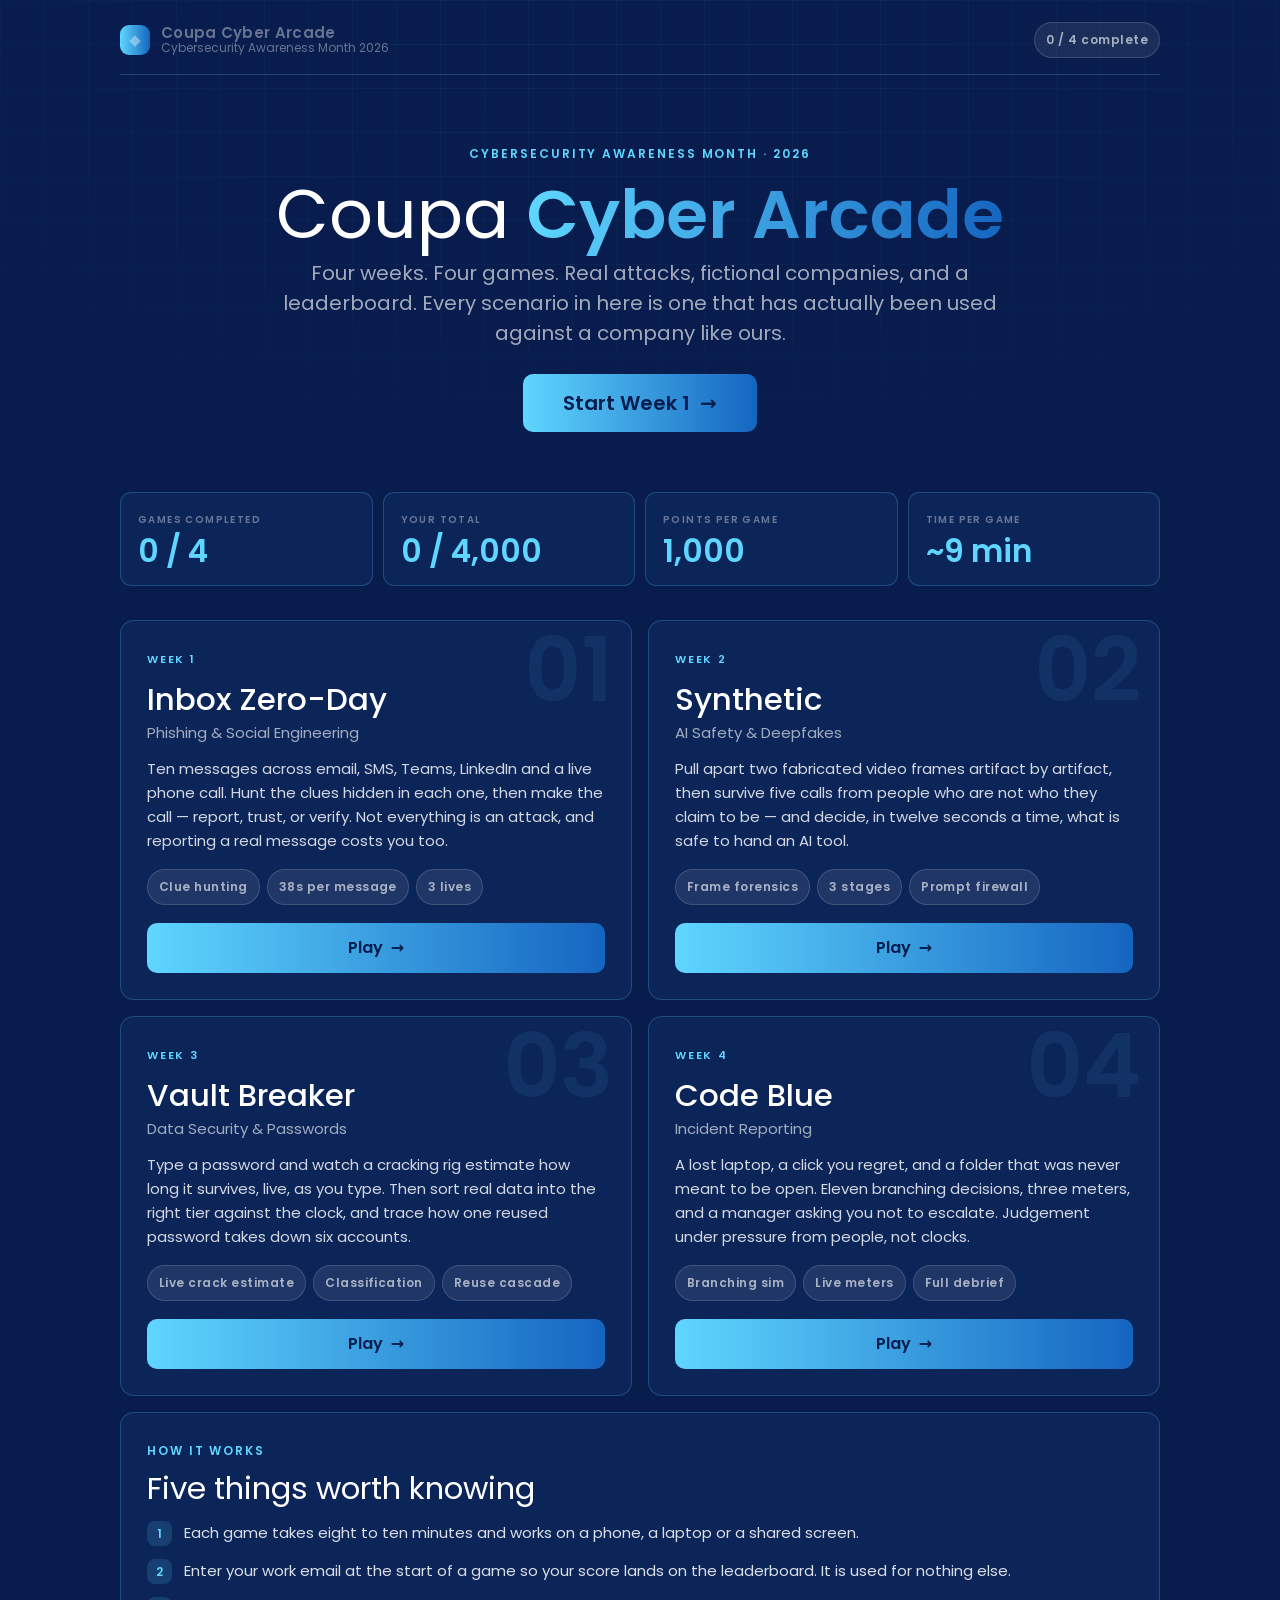
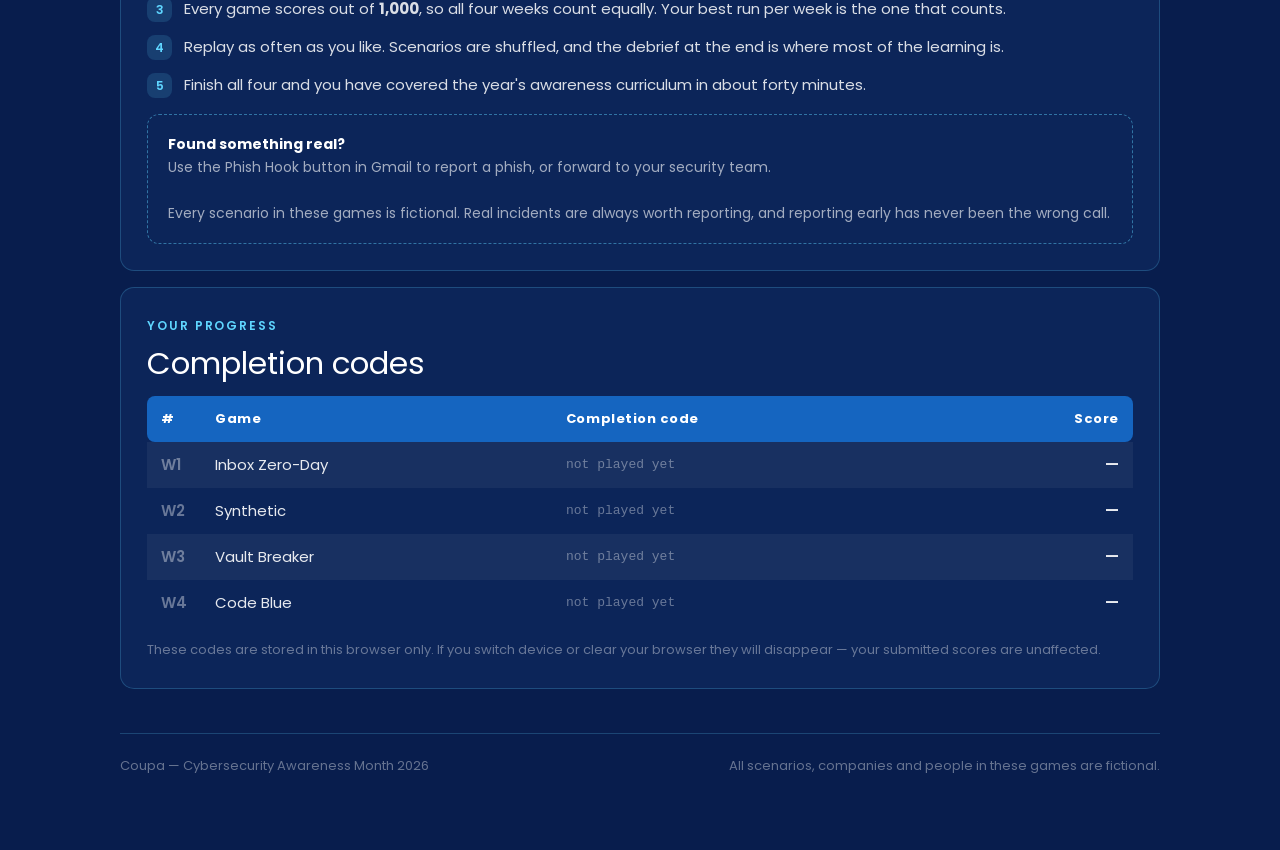
<file: index.html>
<!DOCTYPE html>
<html lang="en">
<head>
<meta charset="utf-8">
<meta name="viewport" content="width=device-width,initial-scale=1">
<title>Coupa Cyber Arcade — Cybersecurity Awareness Month</title>
<link rel="stylesheet" href="arcade.css">
<style>
  .hero{padding:44px 0 34px;text-align:center}
  .hero h1{font-size:68px;line-height:74px;font-weight:400;margin:12px 0 6px}
  .hero h1 b{font-weight:600;background:var(--grad-primary);-webkit-background-clip:text;background-clip:text;
    -webkit-text-fill-color:transparent}
  .hero p{max-width:62ch;margin:0 auto}
  @media(max-width:700px){.hero h1{font-size:40px;line-height:47px}}

  .cards{display:grid;grid-template-columns:1fr 1fr;gap:16px;margin-top:10px}
  @media(max-width:820px){.cards{grid-template-columns:1fr}}
  .card{position:relative;background:var(--panel);border:1px solid var(--line);border-radius:var(--radius);
    padding:26px;display:flex;flex-direction:column;transition:.18s;overflow:hidden}
  .card:not(.locked):hover{border-color:var(--line-strong);transform:translateY(-3px);
    box-shadow:0 14px 40px rgba(0,0,0,.35)}
  .card .wk{font-size:11px;font-weight:600;letter-spacing:.16em;text-transform:uppercase;color:var(--robin)}
  .card h3{margin:9px 0 3px;font-weight:500}
  .card .topic{font-size:15px;color:var(--dim);margin-bottom:12px}
  .card p{font-size:15px;line-height:24px;color:rgba(255,255,255,.82);flex:1}
  .card .tags{display:flex;gap:7px;flex-wrap:wrap;margin:16px 0 18px}
  .card .num{position:absolute;right:18px;top:6px;font-size:88px;font-weight:600;line-height:1;
    color:rgba(95,214,255,.07);pointer-events:none}
  .card.locked{opacity:.6}
  .card.locked .num{color:rgba(255,255,255,.05)}
  .card .done{position:absolute;right:20px;bottom:22px;font-size:12px;font-weight:600;color:var(--pistachio)}

  .stripe{display:grid;grid-template-columns:repeat(4,1fr);gap:10px;margin:26px 0 34px}
  .stripe .s{background:var(--panel);border:1px solid var(--line);border-radius:11px;padding:15px 17px}
  .stripe .k{font-size:10px;font-weight:600;letter-spacing:.14em;text-transform:uppercase;color:var(--dimmer)}
  .stripe .v{font-size:31px;font-weight:600;line-height:38px;color:var(--robin)}
  @media(max-width:700px){.stripe{grid-template-columns:1fr 1fr}}

  .two{display:grid;grid-template-columns:1.35fr 1fr;gap:16px;margin-top:16px}
  @media(max-width:900px){.two{grid-template-columns:1fr}}
  .rulelist{list-style:none;display:grid;gap:13px;margin-top:14px}
  .rulelist li{display:flex;gap:12px;font-size:15px;line-height:24px;color:rgba(255,255,255,.85)}
  .rulelist .n{flex:none;width:25px;height:25px;border-radius:8px;background:rgba(95,214,255,.15);
    color:var(--robin);display:grid;place-items:center;font-size:12px;font-weight:600}
  .adminbox{border:1px dashed var(--line-strong);border-radius:12px;padding:18px 20px;margin-top:16px;
    font-size:14px;line-height:23px;color:var(--dim)}
</style>
</head>
<body>
<div class="wrap">
  <div id="topbar"></div>

  <div class="hero">
    <span class="eyebrow" id="heroEyebrow">Cybersecurity Awareness Month</span>
    <h1>Coupa <b>Cyber Arcade</b></h1>
    <p class="lead">Four weeks. Four games. Real attacks, fictional companies, and a leaderboard.
      Every scenario in here is one that has actually been used against a company like ours.</p>
    <div class="row" style="justify-content:center;margin-top:26px">
      <a class="btn primary lg" id="playNext" href="week1-phishing.html">Start Week 1 &nbsp;&rarr;</a>
      <a class="btn ghost lg" href="#leaderboard">Leaderboard</a>
    </div>
  </div>

  <div class="stripe" id="stripe"></div>

  <div class="cards" id="cards"></div>

  <div class="two">
    <div class="panel">
      <div class="eyebrow">How it works</div>
      <h3 style="margin:6px 0 0">Five things worth knowing</h3>
      <ul class="rulelist">
        <li><span class="n">1</span><span>Each game takes eight to ten minutes and works on a phone, a laptop or a shared screen.</span></li>
        <li><span class="n">2</span><span>Enter your work email at the start of a game so your score lands on the leaderboard. It is used for nothing else.</span></li>
        <li><span class="n">3</span><span>Every game scores out of <strong>1,000</strong>, so all four weeks count equally. Your best run per week is the one that counts.</span></li>
        <li><span class="n">4</span><span>Replay as often as you like. Scenarios are shuffled, and the debrief at the end is where most of the learning is.</span></li>
        <li><span class="n">5</span><span>Finish all four and you have covered the year's awareness curriculum in about forty minutes.</span></li>
      </ul>
      <div class="adminbox" id="reportBox"></div>
    </div>

    <div class="panel" id="leaderboard">
      <div class="eyebrow">Leaderboard</div>
      <h3 style="margin:6px 0 14px">Top of the board</h3>
      <div id="lbMount"></div>
      <div style="margin-top:16px;font-size:13px;color:var(--dimmer)">
        Totals add your best score from each week. Play all four to reach 4,000.
      </div>
    </div>
  </div>

  <div class="panel" style="margin-top:16px">
    <div class="eyebrow">Your progress</div>
    <h3 style="margin:6px 0 14px">Completion codes</h3>
    <div id="mine"></div>
  </div>

  <footer id="foot"></footer>
</div>

<script src="config.js"></script>
<script src="arcade.js"></script>
<script>
(function(){
'use strict';
var A = window.Arcade, C = window.CYBER_CONFIG || {}, esc = A.esc;

var GAMES = [
  { wk:1, file:'week1-phishing.html', title:'Inbox Zero-Day', topic:'Phishing & Social Engineering',
    desc:'Ten messages across email, SMS, Teams, LinkedIn and a live phone call. Hunt the clues hidden in each one, then make the call — report, trust, or verify. Not everything is an attack, and reporting a real message costs you too.',
    tags:['Clue hunting','38s per message','3 lives'] },
  { wk:2, file:'week2-ai-deepfakes.html', title:'Synthetic', topic:'AI Safety & Deepfakes',
    desc:'Pull apart two fabricated video frames artifact by artifact, then survive five calls from people who are not who they claim to be — and decide, in twelve seconds a time, what is safe to hand an AI tool.',
    tags:['Frame forensics','3 stages','Prompt firewall'] },
  { wk:3, file:'week3-data-passwords.html', title:'Vault Breaker',
    topic:'Data Security & Passwords',
    desc:'Type a password and watch a cracking rig estimate how long it survives, live, as you type. Then sort real data into the right tier against the clock, and trace how one reused password takes down six accounts.',
    tags:['Live crack estimate','Classification','Reuse cascade'] },
  { wk:4, file:'week4-incident-reporting.html', title:'Code Blue', topic:'Incident Reporting',
    desc:'A lost laptop, a click you regret, and a folder that was never meant to be open. Eleven branching decisions, three meters, and a manager asking you not to escalate. Judgement under pressure from people, not clocks.',
    tags:['Branching sim','Live meters','Full debrief'] }
];

function unlocked(wk){
  if (C.enforceUnlockDates === false) return true;
  var d = (C.weekUnlockDates || {})[wk];
  if (!d) return true;
  return new Date() >= new Date(d + 'T00:00:00');
}
function unlockLabel(wk){
  var d = (C.weekUnlockDates || {})[wk];
  if (!d) return '';
  return new Date(d + 'T00:00:00').toLocaleDateString(undefined,{month:'short',day:'numeric'});
}

var played = A.read().played || {};
var mine = A.read().player || {};

/* ---- hero eyebrow + next-game button ---- */
A.el('heroEyebrow').textContent = (C.programName||'Cybersecurity Awareness Month') + ' · ' + (C.programYear||'');
var next = GAMES.filter(function(g){ return unlocked(g.wk) && !played[g.wk]; })[0]
        || GAMES.filter(function(g){ return unlocked(g.wk); }).slice(-1)[0]
        || GAMES[0];
var pn = A.el('playNext');
pn.href = next.file;
pn.innerHTML = (played[next.wk] ? 'Replay Week ' : 'Start Week ') + next.wk + ' &nbsp;&rarr;';

/* ---- progress stripe ---- */
var doneCount = Object.keys(played).length;
var myTotal = Object.keys(played).reduce(function(s,k){ return s + (played[k].score||0); }, 0);
A.el('stripe').innerHTML =
  [['Games completed', doneCount + ' / 4'],
   ['Your total', myTotal.toLocaleString() + ' / 4,000'],
   ['Points per game', '1,000'],
   ['Time per game', '~9 min']]
  .map(function(x){ return '<div class="s"><div class="k">'+esc(x[0])+'</div><div class="v">'+x[1]+'</div></div>'; }).join('');

/* ---- cards ---- */
A.el('cards').innerHTML = GAMES.map(function(g){
  var open = unlocked(g.wk), p = played[g.wk];
  return '<div class="card'+(open?'':' locked')+'">'+
    '<div class="num">0'+g.wk+'</div>'+
    '<div class="wk">Week '+g.wk+'</div>'+
    '<h3>'+esc(g.title)+'</h3>'+
    '<div class="topic">'+esc(g.topic)+'</div>'+
    '<p>'+esc(g.desc)+'</p>'+
    '<div class="tags">'+g.tags.map(function(t){ return '<span class="chip flat">'+esc(t)+'</span>'; }).join('')+'</div>'+
    (open
      ? '<a class="btn '+(p?'ghost':'primary')+'" href="'+g.file+'">'+(p?'Play again':'Play')+' &nbsp;&rarr;</a>'
      : '<button class="btn ghost" disabled>Unlocks '+esc(unlockLabel(g.wk))+'</button>')+
    (p ? '<div class="done">✓ '+p.score+' pts</div>' : '')+
  '</div>';
}).join('');

/* ---- report guidance ---- */
A.el('reportBox').innerHTML =
  '<strong style="color:var(--white)">Found something real?</strong><br>'+
  esc(C.reportPhishingHowTo || 'Report it through your normal security channel.') +
  (C.securityContact ? '<br>Reach the team at <a href="mailto:'+esc(C.securityContact)+'">'+esc(C.securityContact)+'</a>.' : '') +
  '<br><br>Every scenario in these games is fictional. Real incidents are always worth reporting, and reporting early has never been the wrong call.';

/* ---- my codes ---- */
var codeRows = GAMES.map(function(g){
  var p = played[g.wk];
  return '<tr class="'+(g.wk%2?'odd':'')+'"><td class="pos">W'+g.wk+'</td><td>'+esc(g.title)+'</td>'+
    '<td class="mono" style="font-size:13px">'+(p?esc(p.code):'<span style="color:var(--dimmer)">not played yet</span>')+'</td>'+
    '<td>'+(p?p.score:'—')+'</td></tr>';
}).join('');
A.el('mine').innerHTML =
  (mine.email ? '<p style="font-size:14px;color:var(--dim);margin-bottom:12px">Signed in as '+esc(mine.email)+
    ' — scores are submitted automatically when you finish a game.</p>' : '')+
  '<table class="lb"><thead><tr><th>#</th><th>Game</th><th>Completion code</th><th>Score</th></tr></thead>'+
  '<tbody>'+codeRows+'</tbody></table>'+
  '<p style="font-size:13px;color:var(--dimmer);margin-top:12px">These codes are stored in this browser only. '+
  'If you switch device or clear your browser they will disappear — your submitted scores are unaffected.</p>';

A.loadLeaderboard('lbMount', mine.email || '');

/* ---- shared chrome ---- */
(function(){
  A.el('topbar').innerHTML =
    '<div class="topbar"><a class="brandmark" href="index.html"><span class="dot">&#9670;</span>'+
    '<span><b>Coupa Cyber Arcade</b><span>'+esc(C.programName||'')+' '+esc(C.programYear||'')+'</span></span></a>'+
    '<div class="topbar-tools"><span class="chip flat">'+doneCount+' / 4 complete</span>'+
    '<a class="btn ghost sm" href="#leaderboard">Leaderboard</a></div></div>';
  var f = A.el('foot'); f.className='foot';
  f.innerHTML = '<span>Coupa — '+esc(C.programName||'')+' '+esc(C.programYear||'')+'</span>'+
    '<span>All scenarios, companies and people in these games are fictional.</span>';
})();
})();
</script>
</body>
</html>
</file>
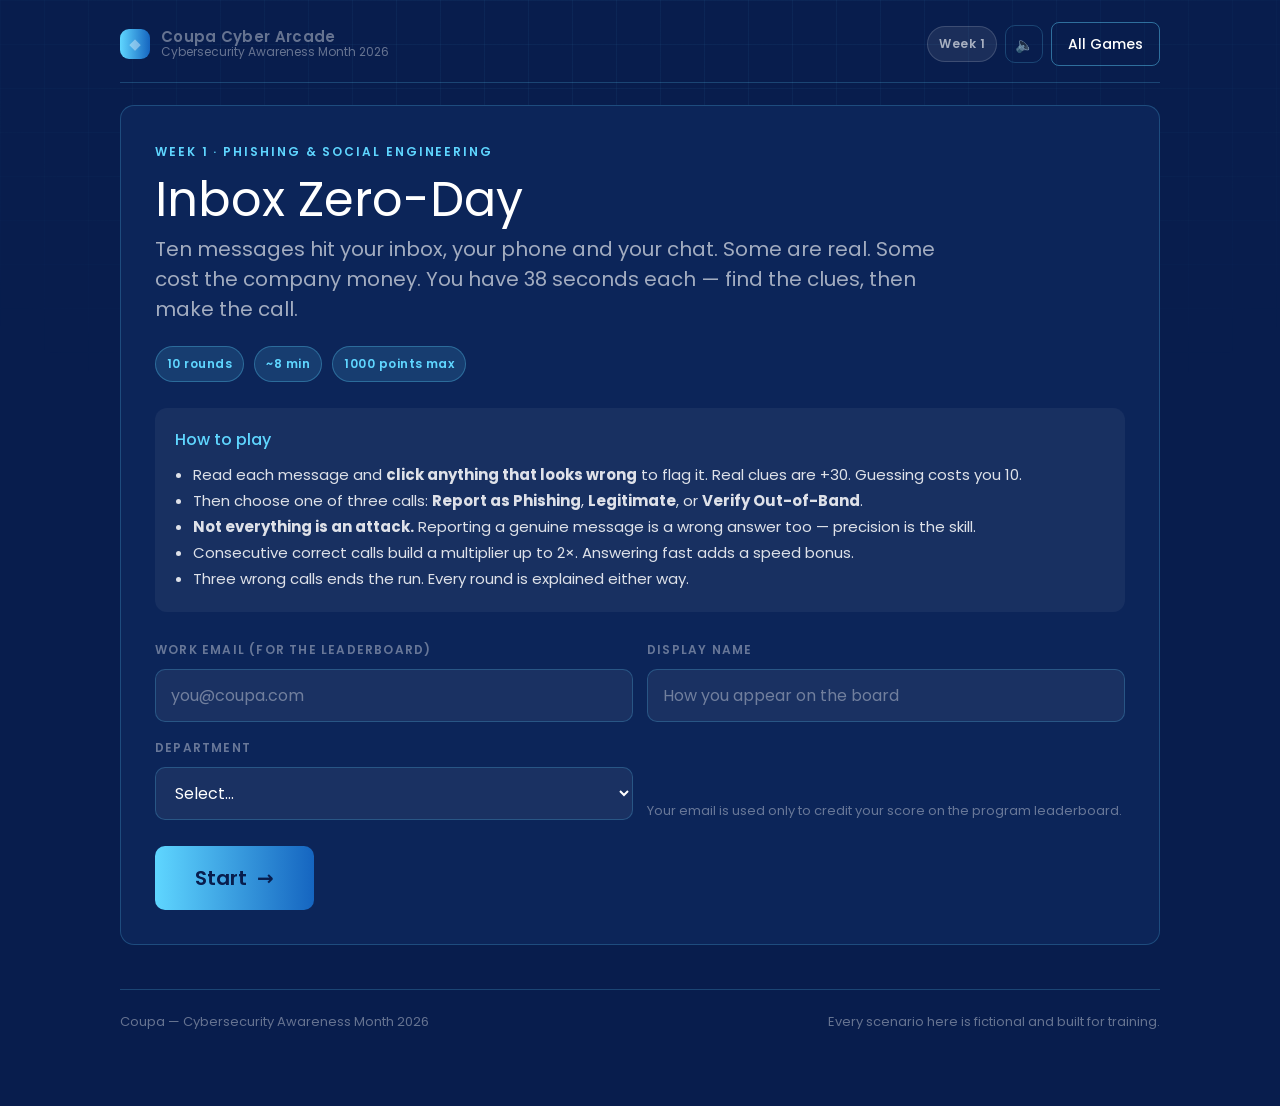
<file: week1-phishing.html>
<!DOCTYPE html>
<html lang="en">
<head>
<meta charset="utf-8">
<meta name="viewport" content="width=device-width,initial-scale=1">
<title>Week 1 — Coupa Cyber Arcade</title>
<link rel="stylesheet" href="arcade.css">
<style>
  .msgcard{background:var(--panel-2);border:1px solid var(--line);border-radius:var(--radius);overflow:hidden}
  .msghead{padding:15px 20px;border-bottom:1px solid var(--line);display:flex;gap:12px;align-items:flex-start}
  .avatar{width:40px;height:40px;border-radius:11px;background:var(--royal);display:grid;place-items:center;
    font-weight:600;font-size:15px;flex:none}
  .msgmeta{flex:1;min-width:0}
  .msgmeta .nm{font-weight:500;font-size:16px}
  .msgmeta .ad{font-size:13px;color:var(--dim);word-break:break-all}
  .chan{font-size:10px;font-weight:600;letter-spacing:.14em;text-transform:uppercase;color:var(--robin);
    border:1px solid var(--line-strong);border-radius:99px;padding:4px 10px;flex:none}
  .msgsubj{padding:15px 20px 0;font-size:20px;font-weight:500;line-height:28px}
  .msgbody{padding:14px 20px 22px;font-size:15px;line-height:26px;color:rgba(255,255,255,.9)}
  .msgbody p{margin-bottom:13px}
  .cell{cursor:pointer;border-radius:5px;padding:1px 3px;margin:0 -3px;
    transition:background .14s ease,box-shadow .14s ease;display:inline}
  .cell:hover{background:rgba(95,214,255,.15);box-shadow:0 0 0 1px var(--line-strong)}
  .cell.flagged{background:rgba(95,214,255,.26);box-shadow:0 0 0 1px var(--robin);font-weight:500}
  .cell.miss{background:rgba(255,255,255,.09);box-shadow:0 0 0 1px rgba(255,255,255,.2);text-decoration:line-through;
    text-decoration-color:var(--dimmer)}
  .cell.reveal{background:rgba(150,234,170,.2);box-shadow:0 0 0 1px var(--pistachio)}
  .locked .cell{cursor:default}
  .locked .cell:hover{background:none;box-shadow:none}
  .fakelink{color:var(--robin);text-decoration:underline}
  .attach{display:inline-flex;align-items:center;gap:8px;border:1px solid var(--line);border-radius:9px;
    padding:8px 13px;font-size:14px;margin-top:4px;background:rgba(255,255,255,.05)}
  .qr{width:78px;height:78px;margin-top:8px;border-radius:8px;background:
    repeating-conic-gradient(var(--white) 0 25%, var(--midnight) 0 50%) 0 0/13px 13px;border:5px solid var(--white)}
  .actions{display:grid;grid-template-columns:repeat(3,1fr);gap:10px;margin-top:16px}
  .actions .btn{padding:16px 12px;font-size:15px;flex-direction:column;gap:4px;text-align:center;line-height:19px}
  .actions .btn small{font-size:11px;font-weight:400;opacity:.72;letter-spacing:.02em}
  @media(max-width:640px){.actions{grid-template-columns:1fr}}
  .flagbar{display:flex;align-items:center;justify-content:space-between;gap:10px;
    font-size:13px;color:var(--dimmer);margin-top:12px;flex-wrap:wrap}
  .hearts{letter-spacing:3px;font-size:18px}
</style>
</head>
<body>
<div class="wrap">
  <div id="topbar"></div>
  <div id="start"></div>
  <div id="stage" class="hidden"></div>
  <div id="results" class="hidden"></div>
  <footer id="foot"></footer>
</div>

<script src="config.js"></script>
<script src="arcade.js"></script>
<script>
(function(){
'use strict';
var A = window.Arcade, esc = A.esc;

/* c(text, isTell, explanation) — a clickable element inside a message.
   isTell:true means flagging it earns points. */
function c(text, isTell, why){
  var i = TELLS.length;
  TELLS.push({tell: !!isTell, why: why || ''});
  return '<span class="cell" data-i="'+i+'">'+text+'</span>';
}
var TELLS = [];

/* Each item's body is a function so TELLS indexes rebuild per render. */
var ITEMS = [
{
  chan:'Email', from:'Microsoft 365 Security', addr:'no-reply@ms-0ffice365-alerts.com', initials:'M',
  subj:function(){ return c('ACTION REQUIRED: Your password expires in 2 hours',1,'Manufactured deadlines exist to stop you thinking. Real password policies give you days and appear in the tool itself.'); },
  body:function(){ return '<p>'+c('Dear User,',1,'A company system knows your name. "Dear User" means a list, not a colleague.')+'</p>'+
    '<p>Our records indicate your Microsoft 365 credentials will expire today. '+
    c('Failure to act will result in permanent loss of mailbox access.',1,'Threatened consequences plus a countdown is the classic pressure pattern.')+'</p>'+
    '<p>'+c('<span class="fakelink">https://login.micros0ft-verify.co/session?u=me</span>',1,'Read the domain right-to-left before the first single slash: the real owner here is micros0ft-verify.co — a zero for an o, and not Microsoft.')+'</p>'+
    '<p style="color:var(--dimmer);font-size:13px">'+c('Sent from Microsoft Corporation, One Microsoft Way',0)+'</p>'; },
  answer:'report',
  explain:'Lookalike sender domain, a two-hour deadline, a generic greeting and a credential-harvesting link. Report it and move on — never "just check" the link.'
},
{
  chan:'Email', from:'Coupa IT Service Desk', addr:'itservicedesk@coupa.com', initials:'IT',
  subj:function(){ return c('Planned SSO maintenance — Saturday 04:00–06:00 PT',0); },
  body:function(){ return '<p>'+c('Hi Melisha,',0)+'</p>'+
    '<p>We are applying updates to single sign-on this Saturday. You may be asked to '+
    c('sign in again through your normal company sign-in page',0)+' on Monday morning. '+
    c('No action is needed now.',0)+'</p>'+
    '<p>'+c('We will never ask you for your password or a verification code by email, chat or phone.',0)+'</p>'+
    '<p>'+c('Raise a ticket in the IT portal if you have questions.',0)+' &mdash; IT Service Desk</p>'; },
  answer:'legit',
  explain:'Internal sender, no link asking for credentials, no urgency, and it points you back to the official portal rather than a link in the message. Over-reporting real notices trains people to ignore the button — accuracy matters both ways.'
},
{
  chan:'SMS', from:'Unknown number', addr:'+1 (415) 555-0182', initials:'?',
  subj:function(){ return 'Text message'; },
  body:function(){ return '<p>'+c('Hi, this is Mark from Finance leadership.',1,'Anyone can claim a title in a text. Authority is the oldest social-engineering lever there is.')+' '+
    c('I\'m stuck in a board session and can\'t take calls.',1,'Pre-blocking the one channel that would verify them is a deliberate move, not a coincidence.')+'</p>'+
    '<p>'+c('I need you to buy five $500 gift cards for a client thank-you and send me the codes.',1,'Gift cards, crypto and wire requests over chat are fraud in essentially every case. The codes are untraceable once sent.')+' '+
    c('Expense it Monday, I\'ll approve it personally.',1,'Promising to bypass the normal approval path is the tell that the normal path would have stopped this.')+'</p>'+
    '<p>'+c('Please keep this between us for now.',1,'Secrecy requests exist to keep you away from the colleague who would say "that\'s a scam".')+'</p>'; },
  answer:'report',
  explain:'Textbook gift-card business email compromise, moved to SMS because chat has no security controls. Real executives do not buy gift cards through strangers\' phones, and they never ask you to keep spending secret.'
},
{
  chan:'Teams', from:'IT Helpdesk (External)', addr:'helpdesk@coupa-itsupport.net', initials:'IT',
  subj:function(){ return 'Chat request'; },
  body:function(){ return '<p><span class="chip" style="margin-bottom:8px">'+c('EXTERNAL',1,'The External tag means this account is not on your tenant. Your own helpdesk is never external.')+'</span></p>'+
    '<p>Hello! We detected '+c('an unusual sign-in from Lagos, Nigeria',1,'Scary-sounding foreign geography with no case number is theatre. Real alerts reference a ticket you can look up.')+' on your account. '+
    c('Click here to re-enrol your MFA within 15 minutes',1,'Unsolicited MFA re-enrolment is the single highest-value thing an attacker can get you to do — it hands them your second factor.')+' or your account will be suspended.</p>'+
    '<p>'+c('Reply with your current 6-digit code to confirm it is you.',1,'No legitimate person, tool or helpdesk will ever ask you to read out a verification code. This is the whole attack.')+'</p>'; },
  answer:'report',
  explain:'External account impersonating internal IT, inside a chat tool people trust more than email. The MFA code request is the giveaway — that code is the only thing standing between an attacker and your account.'
},
{
  chan:'Email', from:'Dana Whitfield · Northbridge Logistics', addr:'d.whitfield@northbridge-logistics.com', initials:'DW',
  subj:function(){ return 'Updated remittance details ahead of Friday\'s payment run'; },
  body:function(){ return '<p style="color:var(--dim);font-size:13px">Reply-To: '+c('accounts.northbridge@secure-billing-portal.com',1,'The Reply-To does not match the sender domain. Your answer goes to the attacker even though the message looks like it came from Dana.')+'</p>'+
    '<p>Hi &mdash; good speaking last week. '+c('Our bank has flagged the old account for closure, so please update our remittance details before Friday.',1,'A supplier bank-detail change arriving by email, timed to a payment run, is the most expensive scam in accounts payable.')+'</p>'+
    '<p>New details attached. '+c('Please confirm the change is applied before the cut-off so we avoid a late-payment hold.',1,'Deadline pressure aimed squarely at the control that would catch this: independent verification.')+'</p>'+
    '<p>'+c('<span class="attach">📎 Northbridge_Remittance_Update.pdf</span>',0)+'</p>'+
    '<p style="color:var(--dimmer);font-size:13px">'+c('No purchase order or invoice number referenced.',1,'A genuine supplier ties every payment message to a PO or invoice number. Its absence is a red flag on its own.')+'</p>'; },
  answer:'verify',
  explain:'This one may well involve a real supplier and a real relationship — that is what makes it dangerous. You do not report Dana; you stop, and you phone the number you already had on file (never one from this email) before anything touches the vendor master.'
},
{
  chan:'Phone call', from:'"Coupa Service Desk"', addr:'Caller ID: Coupa Service Desk', initials:'☎',
  subj:function(){ return 'Live call — transcript'; },
  body:function(){ return '<p><em>"Hi, I\'m calling from the service desk. '+
    c('We\'re seeing a fraudulent login attempt on your account right now',1,'Live-emergency framing is designed to spike your heart rate so you skip the verification step.')+'. '+
    c('I can block it, but the system just pushed you a six-digit code — read it to me and I\'ll shut the session down.',1,'This is a real-time MFA relay. The attacker already has your password; the code is the last lock, and they are asking you to open it.')+'"</em></p>'+
    '<p><em>"'+c('Caller ID shows our internal name so you know it\'s us.',1,'Caller ID is trivially spoofed. It is evidence of nothing.')+' '+
    c('I really can\'t put you on hold, we\'re losing the window.',1,'Refusing to let you hang up and call back on a known number is the point of no return. Hang up anyway.')+'"</em></p>'; },
  answer:'report',
  explain:'Voice phishing with real-time MFA relay. Hang up, do not call back on any number they give you, change your password, and report it — if they are calling you, they already have half of your credentials.'
},
{
  chan:'Email', from:'DocuSign', addr:'dse@docusign.net', initials:'DS',
  subj:function(){ return c('Northbridge MSA renewal — Dana Whitfield has sent you a document to sign',0); },
  body:function(){ return '<p>'+c('You have a document waiting: Northbridge MSA Renewal 2026 (ref MSA-4471), the agreement you reviewed with Legal on Tuesday.',0)+'</p>'+
    '<p>'+c('Review Document',0)+' &mdash; '+c('docusign.net',0)+'</p>'+
    '<p style="color:var(--dimmer);font-size:13px">'+c('Alternate signing method: visit docusign.com and enter the security code shown in your notification.',0)+'</p>'; },
  answer:'legit',
  explain:'Correct DocuSign infrastructure, a document you were already expecting with a reference you can match, and an alternate route that lets you reach it without clicking anything. Expected + verifiable + no credential prompt is what "legitimate" actually looks like.'
},
{
  chan:'LinkedIn', from:'Priya Raman — Talent Partner', addr:'Profile created 3 weeks ago · 11 connections', initials:'PR',
  subj:function(){ return 'Connection message'; },
  body:function(){ return '<p>'+c('Profile created 3 weeks ago · 11 connections',1,'A brand-new profile with almost no network, recruiting for a senior role, is a throwaway account.')+'</p>'+
    '<p>Hi! I\'m hiring for a role that pays well above your band. '+
    c('Before I share the spec, could you tell me which ticketing and procurement systems your team runs, and who signs off on vendor payments?',1,'These are not recruiter questions. This is reconnaissance for a later attack — tooling and approval chains are exactly what a fraudster needs.')+'</p>'+
    '<p>'+c('<span class="attach">📎 Compensation_Benchmark_2026.xlsm</span>',1,'A macro-enabled .xlsm from a stranger is executable code, not a spreadsheet.')+' '+
    c('Let\'s continue on my personal WhatsApp so HR doesn\'t see it.',1,'Pushing you off a monitored platform onto personal channels removes every safety net your employer has.')+'</p>'; },
  answer:'report',
  explain:'Social engineering dressed as a career opportunity: fresh account, questions that map your internal controls, a macro-enabled attachment, and a nudge to go somewhere nobody is watching. Flattery is a tool.'
},
{
  chan:'Email', from:'Aaron Vance (Coupa)', addr:'aaron.vance@coupa.com', initials:'AV',
  subj:function(){ return c('Aaron shared "Q3 Compensation Review — FINAL.xlsx" with you',1,'A file whose sensitivity has nothing to do with your job is bait tuned to curiosity — and curiosity is a vulnerability.'); },
  body:function(){ return '<p>Aaron Vance shared a file with you.</p>'+
    '<p>'+c('<span class="fakelink">Open in OneDrive →  sharepoint-docs-secure.net/auth</span>',1,'Genuine Microsoft sharing never lands on a third-party domain. This host is not Microsoft, whatever the button says.')+'</p>'+
    '<p>'+c('You will be asked to re-enter your Microsoft password to view this file.',1,'A re-authentication prompt reached through a link in a message is a credential-harvest page. Always start from the app, never from the email.')+'</p>'+
    '<p style="color:var(--dimmer);font-size:13px">'+c('Sent from a genuine coupa.com address.',1,'The address being real makes this worse, not safer — it means a colleague\'s account is very likely already compromised and is now attacking you.')+'</p>'; },
  answer:'verify',
  explain:'The sender is real and the account is almost certainly compromised, so this needs both a report and a human check: message Aaron another way. An internal address is not a safety guarantee — it is how internal phishing spreads.'
},
{
  chan:'Email', from:'Coupa People Team', addr:'people-notifications@coupa-benefits-portal.co', initials:'HR',
  subj:function(){ return c('Scan to re-enrol before open enrolment closes tonight',1,'Deadline plus benefits plus "scan this" is a combination built to get you onto your phone, away from every desktop protection you have.'); },
  body:function(){ return '<p style="color:var(--dim);font-size:13px">Display name says Coupa People Team; actual domain is '+
    c('coupa-benefits-portal.co',1,'A hyphenated cousin of your real domain, on a different top-level domain. Display names are free to set; domains are not.')+'</p>'+
    '<p>'+c('Scan the code below with your phone camera to verify your identity and keep your coverage.',1,'A QR code hides its destination from you and from your company\'s link scanning. "Quishing" exists specifically to route you around security controls.')+'</p>'+
    '<p>'+c('<span class="qr"></span>',1,'The QR code is the payload. There is no safe way to preview where it goes — do not scan it.')+'</p>'+
    '<p>'+c('Do not reply to this message; the mailbox is unmonitored.',1,'Closing off replies removes the easiest way for you to ask a human whether this is real.')+'</p>'; },
  answer:'report',
  explain:'QR-code phishing on a lookalike domain, timed to a real HR deadline. Benefits enrolment always starts from the bookmark or portal you already use — never from a code in an email.'
}
];

var ACTIONS = {
  report: {label:'Report as Phishing', sub:'Malicious — hit the button'},
  legit:  {label:'Legitimate',          sub:'Safe to act on as-is'},
  verify: {label:'Verify Out-of-Band',  sub:'Plausible — confirm first'}
};

var ORDER, idx=0, raw=0, rawMax=0, lives=3, streak=0, best=0, correct=0, flagged={}, timer=null, review=[];

function mult(){ return Math.min(1 + 0.1*streak, 2); }
var LIMIT = 38;

function start(){
  ORDER = A.shuffle(ITEMS);
  // theoretical max: perfect streak ramp, every tell flagged, instant answers
  rawMax = ORDER.reduce(function(s,item,i){
    TELLS = []; item.subj(); item.body();
    var tellCount = TELLS.filter(function(t){return t.tell;}).length;
    return s + Math.round(100*Math.min(1+0.1*i,2)) + 30*tellCount + 40;
  },0);
  round();
}

function round(){
  if (idx >= ORDER.length || lives <= 0) return done();
  var item = ORDER[idx];
  TELLS = [];
  var subj = item.subj(), body = item.body();
  var tellTotal = TELLS.filter(function(t){return t.tell;}).length;
  flagged = {};

  A.el('stage').innerHTML =
    A.hud([
      ['Score', '<span id="hScore">'+Math.round(raw)+'</span>', 'robin'],
      ['Message', (idx+1)+' / '+ORDER.length, ''],
      ['Multiplier', '<span id="hMult">'+mult().toFixed(1)+'&times;</span>', 'good'],
      ['Lives', '<span id="hLives" class="hearts">'+'◆'.repeat(lives)+'<span style="color:rgba(255,255,255,.15)">'+'◆'.repeat(3-lives)+'</span></span>', '']
    ]) +
    '<div class="timerbar" id="tbar"><i></i></div>' +
    '<div class="msgcard fadein" id="card">'+
      '<div class="msghead">'+
        '<div class="avatar">'+esc(item.initials)+'</div>'+
        '<div class="msgmeta"><div class="nm">'+esc(item.from)+'</div><div class="ad">'+esc(item.addr)+'</div></div>'+
        '<span class="chan">'+esc(item.chan)+'</span>'+
      '</div>'+
      '<div class="msgsubj">'+subj+'</div>'+
      '<div class="msgbody">'+body+'</div>'+
    '</div>'+
    '<div class="flagbar"><span>Click anything that looks wrong to flag it. '+
      '<strong style="color:var(--robin)">+30</strong> per real clue, <strong>&minus;10</strong> for a false flag.</span>'+
      '<span id="flagCount">0 flagged &middot; '+tellTotal+' clues hidden here</span></div>'+
    '<div class="actions">'+
      Object.keys(ACTIONS).map(function(k){
        return '<button class="btn '+(k==='report'?'primary':'ghost')+'" data-act="'+k+'">'+
          ACTIONS[k].label+'<small>'+ACTIONS[k].sub+'</small></button>';
      }).join('')+
    '</div>'+
    '<div id="fb" style="margin-top:16px"></div>';

  Array.prototype.forEach.call(document.querySelectorAll('#card .cell'), function(sp){
    sp.onclick = function(){
      var i = +sp.dataset.i;
      if (flagged[i] !== undefined) return;
      var t = TELLS[i];
      flagged[i] = t.tell;
      sp.className = 'cell ' + (t.tell ? 'flagged' : 'miss');
      if (t.tell){ raw += 30; A.SFX.good(); A.float(sp, '+30', 'var(--pistachio)'); }
      else { raw -= 10; A.SFX.bad(); A.float(sp, '−10', 'var(--robin)'); }
      A.el('hScore').textContent = Math.round(raw);
      var n = Object.keys(flagged).filter(function(k){return flagged[k];}).length;
      A.el('flagCount').textContent = n+' of '+tellTotal+' clues found';
    };
  });

  Array.prototype.forEach.call(document.querySelectorAll('.actions .btn'), function(b){
    b.onclick = function(){ answer(b.dataset.act, item, tellTotal); };
  });

  timer = A.Timer(A.el('tbar'), LIMIT, function(){ answer(null, item, tellTotal); });
}

function answer(act, item, tellTotal){
  if (timer) timer.stop();
  var left = timer ? timer.remaining() : 0;
  var ok = act === item.answer;
  var speed = act ? Math.round((left/LIMIT)*40) : 0;
  var pts = 0;

  if (ok){
    pts = Math.round(100*mult()) + speed;
    raw += pts; streak++; correct++; best = Math.max(best, streak);
    A.SFX.great();
  } else {
    lives--; streak = 0;
    A.SFX.bad();
    A.el('card').classList.add('shake');
  }

  var found = Object.keys(flagged).filter(function(k){return flagged[k];}).length;

  // reveal every missed clue
  document.getElementById('card').classList.add('locked');
  Array.prototype.forEach.call(document.querySelectorAll('#card .cell'), function(sp){
    var i = +sp.dataset.i;
    if (TELLS[i].tell && flagged[i] === undefined) sp.className = 'cell reveal';
  });
  Array.prototype.forEach.call(document.querySelectorAll('.actions .btn'), function(b){
    b.disabled = true;
    if (b.dataset.act === item.answer) b.style.boxShadow = '0 0 0 2px var(--pistachio)';
  });

  var missed = TELLS.map(function(t,i){ return {t:t,i:i}; })
                    .filter(function(x){ return x.t.tell && flagged[x.i] === undefined; });

  A.el('fb').innerHTML =
    '<div class="verdict '+(ok?'ok':'no')+'">'+
      '<div class="vh">'+(ok?'✓ Correct':'✕ '+(act?'Not quite':'Out of time'))+
        (ok?' <span class="chip good">+'+pts+'</span>':' <span class="chip">correct call: '+ACTIONS[item.answer].label+'</span>')+'</div>'+
      '<p>'+item.explain+'</p>'+
      '<div class="why"><strong>Clues:</strong> you flagged '+found+' of '+tellTotal+'.'+
        (missed.length ? ' Highlighted in green above &mdash; here is what they meant:<ul style="margin:8px 0 0 18px">'+
          missed.map(function(x){ return '<li style="margin-bottom:6px">'+x.t.why+'</li>'; }).join('')+'</ul>' : ' Nothing slipped past you.')+
      '</div>'+
      '<button class="btn primary" id="nextBtn" style="margin-top:16px">'+
        (idx+1 >= ORDER.length || lives<=0 ? 'See results' : 'Next message')+' &rarr;</button>'+
    '</div>';

  review.push({ok:ok, q:item.chan+' — "'+String(item.from)+'"', a:item.explain});
  A.el('nextBtn').onclick = function(){ idx++; A.SFX.select(); round(); };
  A.el('nextBtn').focus();
}

function done(){
  A.finish({
    score: Math.round(A.clamp(raw/rawMax,0,1)*1000),
    maxScore: 1000,
    accuracy: Math.round((correct/ORDER.length)*100),
    statLabel: 'Best streak', statValue: best,
    review: review
  });
}

A.boot({
  week:1, topic:'Phishing & Social Engineering', title:'Inbox Zero-Day',
  tagline:'Ten messages hit your inbox, your phone and your chat. Some are real. Some cost the company money. You have 38 seconds each &mdash; find the clues, then make the call.',
  rounds:10, minutes:8, maxScore:1000,
  brief:[
    'Read each message and <strong>click anything that looks wrong</strong> to flag it. Real clues are +30. Guessing costs you 10.',
    'Then choose one of three calls: <strong>Report as Phishing</strong>, <strong>Legitimate</strong>, or <strong>Verify Out-of-Band</strong>.',
    '<strong>Not everything is an attack.</strong> Reporting a genuine message is a wrong answer too — precision is the skill.',
    'Consecutive correct calls build a multiplier up to 2&times;. Answering fast adds a speed bonus.',
    'Three wrong calls ends the run. Every round is explained either way.'
  ],
  onStart:start
});
})();
</script>
</body>
</html>
</file>
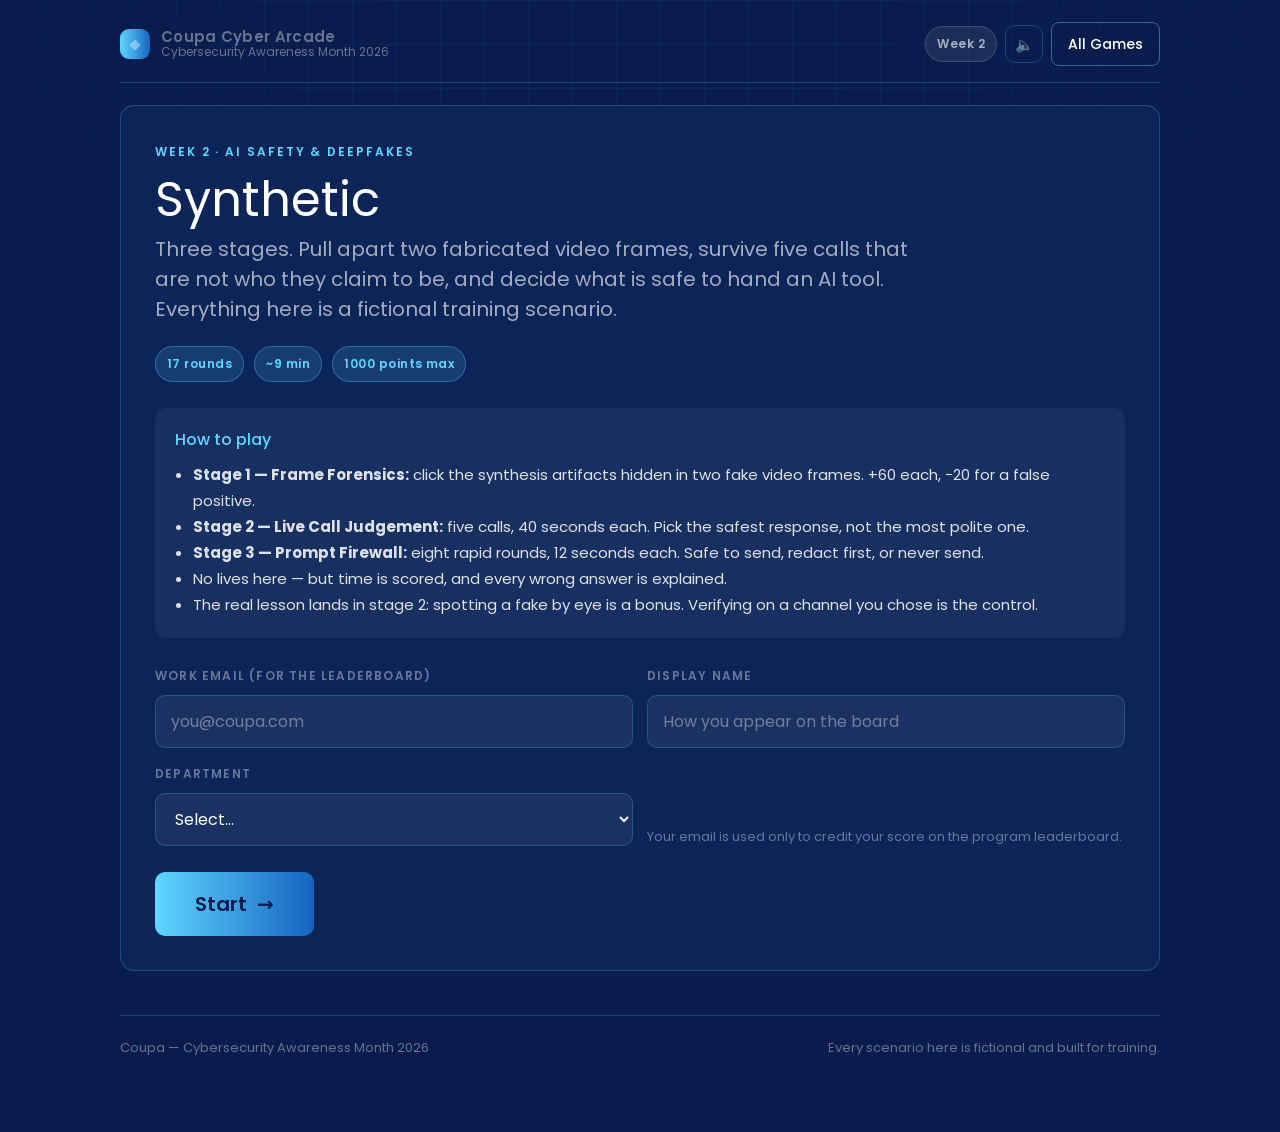
<file: week2-ai-deepfakes.html>
<!DOCTYPE html>
<html lang="en">
<head>
<meta charset="utf-8">
<meta name="viewport" content="width=device-width,initial-scale=1">
<title>Week 2 — Coupa Cyber Arcade</title>
<link rel="stylesheet" href="arcade.css">
<style>
  .stagehdr{display:flex;align-items:baseline;gap:12px;margin-bottom:14px;flex-wrap:wrap}
  .stagehdr h3{margin:0}
  .frame{position:relative;background:#04122F;border:1px solid var(--line);border-radius:var(--radius);
    overflow:hidden;aspect-ratio:16/10}
  .frame svg{display:block;width:100%;height:100%}
  .scanline{position:absolute;left:0;right:0;height:78px;pointer-events:none;
    background:linear-gradient(180deg,transparent,rgba(95,214,255,.13),transparent);
    animation:scan 3.4s linear infinite}
  @keyframes scan{from{top:-80px}to{top:100%}}
  .hot{fill:transparent;stroke:transparent;stroke-width:2;cursor:crosshair}
  .frame:not(.locked) .hot:hover{stroke:rgba(95,214,255,.75);fill:rgba(95,214,255,.1)}
  .hot.hit{stroke:var(--pistachio);fill:rgba(150,234,170,.18);cursor:default}
  .hot.miss{stroke:rgba(255,255,255,.3);fill:rgba(255,255,255,.07);cursor:default}
  .hot.reveal{stroke:var(--robin);stroke-dasharray:5 4;fill:rgba(95,214,255,.12);cursor:default}
  .findlist{display:grid;gap:8px;margin-top:14px}
  .findlist .f{display:flex;gap:10px;font-size:14px;line-height:21px;padding:10px 13px;
    background:rgba(255,255,255,.05);border-radius:9px;border-left:3px solid var(--pistachio)}
  .findlist .f.pending{border-left-color:rgba(255,255,255,.14);color:var(--dimmer)}
  .opts{display:grid;gap:10px;margin-top:16px}
  .opt{text-align:left;background:var(--panel-2);border:1px solid var(--line);color:var(--white);
    border-radius:11px;padding:15px 18px;cursor:pointer;font-family:var(--font);font-size:15px;
    line-height:23px;transition:.14s;display:flex;gap:13px;align-items:flex-start}
  .opt:hover:not(:disabled){border-color:var(--robin);background:rgba(95,214,255,.09);transform:translateX(3px)}
  .opt:disabled{cursor:default;opacity:.62}
  .opt .kb{flex:none;width:24px;height:24px;border-radius:7px;background:rgba(95,214,255,.16);
    color:var(--robin);display:grid;place-items:center;font-size:12px;font-weight:600}
  .opt.right{border-color:var(--pistachio);background:rgba(150,234,170,.13);opacity:1}
  .opt.wrong{border-color:var(--robin);background:rgba(95,214,255,.09)}
  .transcript{background:var(--panel-2);border:1px solid var(--line);border-left:3px solid var(--lilac);
    border-radius:11px;padding:19px 22px;font-size:15px;line-height:26px}
  .transcript .who{font-size:11px;font-weight:600;letter-spacing:.13em;text-transform:uppercase;
    color:var(--lilac);margin-bottom:8px}
  .transcript p{margin-bottom:11px}
  .transcript p:last-child{margin-bottom:0}
  .promptbox{background:#04122F;border:1px solid var(--line-strong);border-radius:11px;padding:19px 22px;
    font-family:ui-monospace,Menlo,Consolas,monospace;font-size:14px;line-height:24px;
    white-space:pre-wrap;word-break:break-word}
  .promptbox .tag{display:block;font-family:var(--font);font-size:11px;font-weight:600;letter-spacing:.13em;
    text-transform:uppercase;color:var(--dimmer);margin-bottom:10px}
  .triage{display:grid;grid-template-columns:repeat(3,1fr);gap:10px;margin-top:16px}
  .triage .btn{padding:18px 10px;flex-direction:column;gap:3px;font-size:15px;line-height:19px;text-align:center}
  .triage .btn small{font-size:11px;font-weight:400;opacity:.72}
  @media(max-width:640px){.triage{grid-template-columns:1fr}}
</style>
</head>
<body>
<div class="wrap">
  <div id="topbar"></div>
  <div id="start"></div>
  <div id="stage" class="hidden"></div>
  <div id="results" class="hidden"></div>
  <footer id="foot"></footer>
</div>

<script src="config.js"></script>
<script src="arcade.js"></script>
<script>
(function(){
'use strict';
var A = window.Arcade, esc = A.esc;

/* ================= STAGE 1 — FRAME FORENSICS ================= */
/* Two stylised "video call frames". Each has planted synthesis artifacts
   as clickable regions, plus decoy regions that cost points.            */

function frameA(){ return '' +
'<svg viewBox="0 0 640 400" xmlns="http://www.w3.org/2000/svg">' +
  '<defs><filter id="bl2"><feGaussianBlur stdDeviation="2.6"/></filter>' +
  '<filter id="bl5"><feGaussianBlur stdDeviation="5"/></filter></defs>' +
  '<rect width="640" height="400" fill="#0A1E45"/>' +
  /* background office wall + warped sign */
  '<rect x="30" y="40" width="170" height="58" rx="6" fill="#102E68"/>' +
  '<text x="46" y="77" font-family="Poppins,sans-serif" font-size="22" font-weight="600" fill="#5FD6FF">CONFERENCE</text>' +
  '<rect x="470" y="36" width="140" height="96" rx="8" fill="#102E68"/>' +
  '<rect x="486" y="52" width="108" height="8" rx="4" fill="#1565C0" opacity=".5"/>' +
  '<rect x="486" y="70" width="76" height="8" rx="4" fill="#1565C0" opacity=".35"/>' +
  /* two conflicting shadows on the wall */
  '<ellipse cx="228" cy="356" rx="96" ry="15" fill="#04122F" opacity=".75"/>' +
  '<ellipse cx="452" cy="352" rx="70" ry="12" fill="#04122F" opacity=".6"/>' +
  /* torso */
  '<path d="M196 400 q0-96 124-96 q124 0 124 96 z" fill="#1565C0"/>' +
  '<path d="M300 306 l20 0 l-4 46 l-12 0 z" fill="#0C2559"/>' +
  /* collar mismatch: left lapel offset from right */
  '<path d="M282 308 l18 22 l-30 12 z" fill="#0C2559"/>' +
  '<path d="M356 306 l-16 30 l30 6 z" fill="#0C2559" opacity=".55"/>' +
  /* neck + head */
  '<rect x="300" y="238" width="40" height="42" fill="#B5A4FC" opacity=".55"/>' +
  '<ellipse cx="320" cy="176" rx="74" ry="86" fill="#B5A4FC" opacity=".72"/>' +
  /* hair with jagged blend edge */
  '<path d="M246 156 q6-84 74-84 q68 0 74 84 l-8 2 q-6-14-14 2 q-8-16-16 0 q-9-15-17 1 q-8-14-16 1 q-9-16-17 0 q-8-15-16 1 q-8-13-16 2 z" fill="#081D4D"/>' +
  /* eyes — mismatched catchlights */
  '<ellipse cx="294" cy="170" rx="14" ry="9" fill="#FFFFFF"/>' +
  '<circle cx="294" cy="170" r="5.5" fill="#1C1F2A"/>' +
  '<circle cx="290.5" cy="167" r="2.2" fill="#FFFFFF"/>' +
  '<ellipse cx="346" cy="170" rx="14" ry="9" fill="#FFFFFF"/>' +
  '<circle cx="346" cy="170" r="5.5" fill="#1C1F2A"/>' +
  '<circle cx="350" cy="173.5" r="2.2" fill="#FFFFFF"/>' +
  /* mouth / teeth smear */
  '<g filter="url(#bl5)"><rect x="300" y="208" width="42" height="13" rx="6" fill="#FFFFFF" opacity=".82"/></g>' +
  '<path d="M298 204 q22 16 46 0" stroke="#081D4D" stroke-width="3" fill="none"/>' +
  /* earrings — different shapes */
  '<circle cx="249" cy="190" r="7" fill="#5FD6FF"/>' +
  '<rect x="384" y="184" width="12" height="12" fill="#5FD6FF"/>' +
  /* hand with six fingers */
  '<g fill="#B5A4FC" opacity=".72">' +
    '<rect x="440" y="300" width="58" height="42" rx="14"/>' +
    '<rect x="444" y="272" width="10" height="34" rx="5"/>' +
    '<rect x="457" y="264" width="10" height="42" rx="5"/>' +
    '<rect x="470" y="262" width="10" height="44" rx="5"/>' +
    '<rect x="483" y="268" width="10" height="38" rx="5"/>' +
    '<rect x="496" y="278" width="10" height="28" rx="5"/>' +
    '<rect x="430" y="290" width="10" height="26" rx="5" transform="rotate(-28 435 303)"/>' +
  '</g>' +
  /* HUD chrome */
  '<rect x="16" y="356" width="128" height="28" rx="8" fill="#04122F" opacity=".85"/>' +
  '<circle cx="34" cy="370" r="5" fill="#5FD6FF"/>' +
  '<text x="48" y="375" font-family="Poppins,sans-serif" font-size="13" fill="#FFFFFF">M. Whitfield</text>' +
  /* hotspots */
  '<rect class="hot" data-i="0" x="244" y="62" width="154" height="100"/>' +
  '<rect class="hot" data-i="1" x="424" y="252" width="96" height="98"/>' +
  '<rect class="hot" data-i="2" x="286" y="194" width="72" height="40"/>' +
  '<rect class="hot" data-i="3" x="24" y="34" width="182" height="70"/>' +
  '<rect class="hot" data-i="4" x="466" y="32" width="148" height="104"/>' +
  '<rect class="hot" data-i="5" x="14" y="352" width="134" height="36"/>' +
  '<rect class="hot" data-i="6" x="376" y="172" width="34" height="34"/>' +
'</svg>'; }

var FRAME_A_SPOTS = [
  {hit:1, label:'Hair-to-background blend', why:'The hairline dissolves into the wall in a jagged, flickering edge. Fine strands are the hardest thing for a generator to keep stable frame to frame.'},
  {hit:1, label:'Six-fingered hand', why:'Hands are still the most reliable giveaway. Count fingers — generators lose track of them, especially in motion.'},
  {hit:1, label:'Smeared teeth and mouth', why:'The mouth interior is a blurred smear with no individual teeth. Speech is where lip-sync models break down first.'},
  {hit:0, label:'Background signage'},
  {hit:0, label:'Wall monitor'},
  {hit:0, label:'Name plate'},
  {hit:1, label:'Mismatched earrings', why:'One earring is round, the other square. Left/right asymmetry in paired accessories is a classic synthesis error.'}
];

function frameB(){ return '' +
'<svg viewBox="0 0 640 400" xmlns="http://www.w3.org/2000/svg">' +
  '<defs><filter id="s5"><feGaussianBlur stdDeviation="4.5"/></filter></defs>' +
  '<rect width="640" height="400" fill="#081D4D"/>' +
  /* window with light from the left */
  '<rect x="26" y="30" width="120" height="150" rx="6" fill="#5FD6FF" opacity=".2"/>' +
  '<line x1="86" y1="30" x2="86" y2="180" stroke="#0A1E45" stroke-width="4"/>' +
  /* soft daylight falling in from the window side */
  '<rect x="146" y="30" width="150" height="300" fill="#5FD6FF" opacity=".05"/>' +
  /* desk */
  '<rect x="0" y="330" width="640" height="70" fill="#0C2559"/>' +
  /* shadow falls the WRONG way relative to the window */
  '<ellipse cx="196" cy="336" rx="90" ry="13" fill="#04122F" opacity=".8"/>' +
  /* torso + head */
  '<path d="M212 400 q0-104 108-104 q108 0 108 104 z" fill="#1565C0"/>' +
  '<rect x="304" y="230" width="34" height="42" fill="#B5A4FC" opacity=".55"/>' +
  '<ellipse cx="320" cy="168" rx="70" ry="82" fill="#B5A4FC" opacity=".72"/>' +
  /* glasses — one arm missing, frames different sizes */
  '<circle cx="296" cy="164" r="24" fill="none" stroke="#081D4D" stroke-width="4"/>' +
  '<circle cx="350" cy="164" r="18" fill="none" stroke="#081D4D" stroke-width="4"/>' +
  '<line x1="320" y1="164" x2="326" y2="164" stroke="#081D4D" stroke-width="4"/>' +
  '<line x1="272" y1="160" x2="252" y2="150" stroke="#081D4D" stroke-width="4"/>' +
  /* eyes */
  '<circle cx="296" cy="164" r="5" fill="#1C1F2A"/><circle cx="350" cy="164" r="5" fill="#1C1F2A"/>' +
  /* ear that melts into the jaw */
  '<g filter="url(#s5)"><ellipse cx="256" cy="180" rx="14" ry="20" fill="#B5A4FC" opacity=".8"/></g>' +
  /* hair */
  '<path d="M250 148 q4-80 70-80 q66 0 70 80 l-140 0 z" fill="#081D4D"/>' +
  /* mouth */
  '<path d="M302 200 q18 12 38 0" stroke="#081D4D" stroke-width="3" fill="none"/>' +
  /* lanyard badge with garbled text */
  '<rect x="336" y="292" width="62" height="42" rx="6" fill="#FFFFFF" opacity=".9"/>' +
  '<text x="342" y="312" font-family="Poppins,sans-serif" font-size="11" font-weight="600" fill="#081D4D">CQUPA</text>' +
  '<text x="342" y="326" font-family="Poppins,sans-serif" font-size="9" fill="#1565C0">FlNANCE</text>' +
  /* coffee cup (decoy) */
  '<rect x="486" y="296" width="42" height="38" rx="5" fill="#102E68"/>' +
  '<path d="M528 306 q16 0 16 10 q0 10-16 10" fill="none" stroke="#102E68" stroke-width="5"/>' +
  /* hotspots */
  '<rect class="hot" data-i="0" x="238" y="152" width="42" height="56"/>' +
  '<rect class="hot" data-i="1" x="266" y="136" width="108" height="56"/>' +
  '<rect class="hot" data-i="2" x="330" y="286" width="76" height="54"/>' +
  '<rect class="hot" data-i="3" x="104" y="308" width="188" height="46"/>' +
  '<rect class="hot" data-i="4" x="20" y="26" width="132" height="160"/>' +
  '<rect class="hot" data-i="5" x="480" y="290" width="70" height="48"/>' +
'</svg>'; }

var FRAME_B_SPOTS = [
  {hit:1, label:'Ear melting into the jaw', why:'The ear has no defined edge — it dissolves into the face. Ears and the jawline are low-attention regions where models cut corners.'},
  {hit:1, label:'Asymmetric glasses, one arm missing', why:'The two lenses are different sizes and only one temple arm reaches an ear. Rigid geometry like eyewear is unforgiving of synthesis error.'},
  {hit:1, label:'Garbled badge text', why:'"CQUPA / FlNANCE" — text is where generators fail most visibly. Any readable writing in frame is worth zooming in on.'},
  {hit:1, label:'Shadow contradicts the light', why:'The window is on the left, so the shadow should fall right. It falls left instead. Lighting physics is a global constraint models routinely break.'},
  {hit:0, label:'Window'},
  {hit:0, label:'Coffee cup'}
];

var FRAMES = [
  {name:'Frame 01 — "M. Whitfield", vendor onboarding call', svg:frameA, spots:FRAME_A_SPOTS, limit:45},
  {name:'Frame 02 — "Finance lead", payment approval call', svg:frameB, spots:FRAME_B_SPOTS, limit:45}
];

/* ================= STAGE 2 — LIVE CALL JUDGEMENT ================= */
var CALLS = [
{
  who:'Video call · "CFO" · joined 14 seconds ago',
  lines:[
    '"Hi — sorry, my camera is glitching, the hotel wifi is terrible. Can you hear me?"',
    '"I need a wire released today for the Northbridge acquisition. It\'s confidential, legal has it under embargo, so don\'t loop in your manager."',
    '"I\'ve got two minutes before my next call. Can you push it through and confirm by text?"'
  ],
  opts:[
    {t:'Release the wire — the face and voice both match, and you recognise the acquisition name.', ok:0,
     why:'Face and voice are exactly what is cheapest to fake now. Recognition is no longer authentication.'},
    {t:'End the call, then reach the CFO through a number and channel you already had, and follow the payment playbook regardless of what they say.', ok:1,
     why:'Right. Hang up and call back on a known-good number. A real CFO will be pleased you did; an attacker cannot follow you to a channel they do not control.'},
    {t:'Ask them to turn their camera on properly and judge by whether the video looks real.', ok:0,
     why:'You would be grading a deepfake on picture quality — and "bad wifi" is the standard excuse for hiding artifacts. Verify the channel, not the pixels.'},
    {t:'Ask a security question only the real CFO would know, live on the call.', ok:0,
     why:'Better instinct, but an attacker who researched them may know it, and anything you ask live can be relayed to a human accomplice in seconds.'}
  ],
  lesson:'Deepfake video plus urgency plus secrecy plus an instruction not to escalate. The defence is procedural, not perceptual: verify on a separate channel you initiate.'
},
{
  who:'Voice note · "IT contractor" · arrived on WhatsApp',
  lines:[
    '"Hey, it\'s Ravi from the infra vendor. We\'re mid-migration and I\'m locked out of the jump host."',
    '"Your name was on the access list. Could you just screen-share and paste me the session token? Saves raising a ticket at 11pm."'
  ],
  opts:[
    {t:'Share it — the migration is real and you have seen Ravi in the project channel.', ok:0,
     why:'A real project makes the pretext credible, which is exactly why attackers pick real projects. Credentials and tokens never travel over chat.'},
    {t:'Decline, tell them to go through the ticket and on-call process, and report the request to security.', ok:1,
     why:'Right. The out-of-hours, out-of-process, credential-shaped ask is the signal. Reporting it matters as much as refusing it — it may be hitting ten other people.'},
    {t:'Ask them to send a voice note confirming their identity.', ok:0,
     why:'They already sent a voice note. Cloning a usable voice takes seconds of public audio — more voice proves nothing.'},
    {t:'Paste the token but rotate it in the morning.', ok:0,
     why:'An attacker needs minutes, not hours. Rotation after the fact is a post-mortem, not a control.'}
  ],
  lesson:'Voice cloning has made "it sounded like them" worthless as evidence. Process is the control: identity through the ticket system, never a credential over chat.'
},
{
  who:'Teams call · your actual manager, in your normal 1:1 slot',
  lines:[
    '"Quick one before we start — did you get the recruiting deck I sent this morning?"',
    '"Also, no rush at all, but Legal wants the vendor list by Thursday. Ping me if that timeline is a problem."'
  ],
  opts:[
    {t:'Treat it as an attack — video calls can no longer be trusted at all.', ok:0,
     why:'Over-suspicion has a real cost: it makes normal work impossible and burns out the vigilance you need for the genuine cases.'},
    {t:'Carry on normally. Expected call, expected slot, no urgency, no secrecy, no credential or payment ask.', ok:1,
     why:'Right. Threat models need a "normal" or they collapse. This has none of the coercion markers — a scheduled call about ordinary work with a flexible deadline.'},
    {t:'Demand a code word before discussing the vendor list.', ok:0,
     why:'Code words are genuinely useful — but reserved for high-risk requests like payments and access. Applied to everything, they get abandoned within a week.'},
    {t:'Hang up and email instead.', ok:0,
     why:'No trigger here justifies it, and email is not inherently more trustworthy than a scheduled call.'}
  ],
  lesson:'The skill is discrimination, not blanket paranoia. What makes a deepfake work is urgency, secrecy, isolation from your process, and a money-or-access ask. None of those are present here.'
},
{
  who:'Inbound call · "your own voice" played back to you',
  lines:[
    '"Before we continue, I should mention we have a recording of you approving this transfer last week."',
    '<em>[audio plays: your voice saying "yes, approve it"]</em>',
    '"So let\'s not make this complicated. Confirm the second payment and this stays between us."'
  ],
  opts:[
    {t:'Comply — they have a recording, so contesting it will look worse.', ok:0,
     why:'This is the coercion the attack is engineered to produce. Fabricated evidence plus shame equals silence, and silence is what lets it continue.'},
    {t:'End the call and report it immediately, including the recording claim, and keep everything you have.', ok:1,
     why:'Right. Synthetic audio of you is fabricated evidence, and a security team can deal with it far more easily than with a second fraudulent payment. Reporting fast is the whole defence.'},
    {t:'Ask them to email the recording so you can review it.', ok:0,
     why:'Engaging on their terms buys them time and confirms your attention. There is nothing to review — the artifact is manufactured.'},
    {t:'Say nothing to anyone and quietly check the first payment yourself.', ok:0,
     why:'Investigating alone is what the attacker is counting on. Isolation is the goal of the shame.'}
  ],
  lesson:'Synthetic media is now used to blackmail as well as impersonate. Fabricated proof of something you did not do is a reason to report faster, not to go quiet.'
},
{
  who:'Public AI chatbot · you are drafting a supplier response',
  lines:[
    '"Summarise this contract and tell me the weakest clause for us."',
    '<em>[you are about to paste the full signed Northbridge MSA, including pricing and the named signatories]</em>'
  ],
  opts:[
    {t:'Paste it — you are only asking for a summary, not publishing anything.', ok:0,
     why:'Pasting is publishing, to a third party. Consumer AI tools may retain and train on input, and the data has left your controls the moment you hit enter.'},
    {t:'Use an approved enterprise AI tool, and even there paste only the clause you need with names, pricing and identifiers removed.', ok:1,
     why:'Right. Approved tooling plus data minimisation. Enterprise agreements normally exclude training on your input — and you still only send the minimum the task needs.'},
    {t:'Paste it into the public tool but delete the chat afterwards.', ok:0,
     why:'Deleting your view of the conversation does not retract the copy already transmitted, logged or trained on.'},
    {t:'Retype the contract in your own words first, then paste that.', ok:0,
     why:'Paraphrasing does not remove confidential pricing or named parties. The sensitivity is in the substance, not the wording.'}
  ],
  lesson:'The most common AI incident is not a deepfake — it is a well-meaning person pasting confidential material into a tool with no agreement behind it. Approved tools, minimum data.'
}
];

/* ================= STAGE 3 — PROMPT FIREWALL ================= */
var PROMPTS = [
{ text:'Rewrite this paragraph from our published press release to be punchier for LinkedIn.',
  a:'safe', why:'Already public, no personal or confidential data. This is exactly what these tools are good for.' },
{ text:'Here is the customer list with contact names, emails and contract values — cluster them by renewal risk.',
  a:'never', why:'Customer PII plus commercial terms. This does not belong in a general AI tool at all — use approved analytics on approved systems.' },
{ text:'Explain what a SOC 2 Type II report covers so I can brief my team.',
  a:'safe', why:'General knowledge question with nothing of ours in it.' },
{ text:'Debug this script — it connects to prod with the credentials on line 4.',
  a:'redact', why:'The logic is fine to share; the credentials are not. Strip the secret, share the structure. And rotate anything already pasted.' },
{ text:'Draft an announcement about the acquisition we close on Friday. Company name is Northbridge, price is $240M, not yet public.',
  a:'never', why:'Material non-public information. Beyond a security problem, this is a regulatory and insider-trading one.' },
{ text:'Summarise these interview notes so I can write the scorecard — the candidate\'s name and current employer are in the header.',
  a:'redact', why:'Useful task, but strip the identifying header first. Candidate data is personal data and you are its custodian.' },
{ text:'Turn this internal architecture diagram description into a slide outline for the all-hands.',
  a:'redact', why:'Internal-only detail. Fine in an approved enterprise tool with hostnames, IPs and vendor specifics removed; not in a public one as-is.' },
{ text:'What are common indicators that an email is a phishing attempt?',
  a:'safe', why:'Generic security education. Nothing of yours leaves the building.' },
{ text:'Here is the raw spreadsheet of employee salaries by name — find outliers by level.',
  a:'never', why:'Named compensation data is among the most sensitive data any company holds. Approved HR systems only.' },
{ text:'Improve the wording of this supplier email. It references invoice INV-4471 and our standard payment terms.',
  a:'redact', why:'Low sensitivity, but drop the invoice number and any account identifiers — habit is what protects you when the stakes are higher.' }
];
var TRIAGE = {
  safe:  {label:'Safe to Send', sub:'Nothing confidential'},
  redact:{label:'Redact First', sub:'Useful, but strip data'},
  never: {label:'Never Send',   sub:'Approved systems only'}
};

/* ================= ENGINE ================= */
var raw=0, rawMax=0, correct=0, total=0, best=0, streak=0, review=[], timer=null;
var stage=1, fi=0, ci=0, pi=0, PROMPT_SET;

function bump(n){ raw += n; var e=A.el('hScore'); if(e) e.textContent = Math.round(raw); }

function start(){
  rawMax = FRAMES.reduce(function(s,f){ return s + f.spots.filter(function(x){return x.hit;}).length*60 + 40; },0)
         + CALLS.length*120
         + 10*70;
  PROMPT_SET = A.shuffle(PROMPTS).slice(0,8);
  rawMax = FRAMES.reduce(function(s,f){ return s + f.spots.filter(function(x){return x.hit;}).length*60 + 40; },0)
         + CALLS.length*120
         + PROMPT_SET.length*70;
  frameRound();
}

function hudRow(label, val){
  return A.hud([
    ['Score','<span id="hScore">'+Math.round(raw)+'</span>','robin'],
    ['Stage', stage+' / 3',''],
    [label, val,''],
    ['Streak','<span id="hStreak" class="'+(streak>1?'good':'')+'">'+streak+'</span>','']
  ]);
}

/* ---- Stage 1 ---- */
function frameRound(){
  if (fi >= FRAMES.length){ stage=2; return callRound(); }
  var F = FRAMES[fi];
  var need = F.spots.filter(function(s){return s.hit;}).length;
  var found = 0, used = {}, myFi = fi;

  A.el('stage').innerHTML =
    hudRow('Frame', (fi+1)+' / '+FRAMES.length) +
    '<div class="timerbar" id="tbar"><i></i></div>' +
    '<div class="stagehdr"><span class="eyebrow">Stage 1 · Frame Forensics</span></div>' +
    '<h3 style="margin-bottom:6px">'+esc(F.name)+'</h3>' +
    '<p class="lead" style="font-size:16px;line-height:24px;margin-bottom:16px">This frame was pulled from a call that requested a payment. '+
      'Find the <strong style="color:var(--robin)">'+need+' synthesis artifacts</strong>. Clicking clean areas costs you 20.</p>' +
    '<div class="frame" id="frm">'+F.svg()+'<div class="scanline"></div></div>' +
    '<div class="flagbar" style="display:flex;justify-content:space-between;font-size:13px;color:var(--dimmer);margin-top:12px">' +
      '<span><strong style="color:var(--robin)">+60</strong> per artifact &middot; <strong>&minus;20</strong> per false positive</span>' +
      '<span id="fCount">0 / '+need+' found</span></div>' +
    '<div class="findlist" id="flist"></div>' +
    '<div class="row" style="margin-top:16px"><button class="btn ghost" id="doneBtn">I\'m done with this frame &rarr;</button></div>' +
    '<div id="fb" style="margin-top:16px"></div>';

  Array.prototype.forEach.call(document.querySelectorAll('#frm .hot'), function(hs){
    hs.onclick = function(){
      var i = +hs.dataset.i; if (used[i]) return; used[i] = 1;
      var sp = F.spots[i];
      if (sp.hit){
        found++; bump(60); A.SFX.good(); hs.setAttribute('class','hot hit');
        A.float(hs,'+60','var(--pistachio)');
        A.el('flist').insertAdjacentHTML('beforeend',
          '<div class="f fadein"><strong style="color:var(--pistachio)">'+esc(sp.label)+'</strong><span>'+esc(sp.why)+'</span></div>');
        A.el('fCount').textContent = found+' / '+need+' found';
        if (found === need) setTimeout(function(){ if (fi === myFi) endFrame(F,found,need,true); }, 550);
      } else {
        bump(-20); A.SFX.bad(); hs.setAttribute('class','hot miss'); A.float(hs,'−20','var(--robin)');
      }
    };
  });

  A.el('doneBtn').onclick = function(){ endFrame(F, found, need, false); };
  timer = A.Timer(A.el('tbar'), F.limit, function(){ if (fi === myFi) endFrame(F, found, need, false); });
}

function endFrame(F, found, need, perfect){
  if (timer) timer.stop();
  var el = A.el('frm'); if (!el || el.classList.contains('locked')) return;
  el.classList.add('locked');
  var left = timer ? timer.remaining() : 0;
  var bonus = perfect ? Math.round((left/F.limit)*40) : 0;
  if (bonus) bump(bonus);
  total++; if (found === need){ correct++; streak++; best = Math.max(best,streak); } else streak = 0;

  Array.prototype.forEach.call(document.querySelectorAll('#frm .hot'), function(hs){
    var sp = F.spots[+hs.dataset.i];
    if (sp.hit && hs.getAttribute('class').indexOf('hit') < 0) hs.setAttribute('class','hot reveal');
  });
  A.el('doneBtn').classList.add('hidden');

  var missed = F.spots.filter(function(s,i){
    var n = document.querySelector('#frm .hot[data-i="'+i+'"]');
    return s.hit && n && n.getAttribute('class').indexOf('hit') < 0;
  });
  (found===need ? A.SFX.great : A.SFX.bad)();

  A.el('fb').innerHTML =
    '<div class="verdict '+(found===need?'ok':'no')+'">' +
      '<div class="vh">'+(found===need?'✓ All artifacts found':'Frame closed — '+found+' of '+need)+
        (bonus?' <span class="chip good">+'+bonus+' speed</span>':'')+'</div>' +
      (missed.length ? '<p>Outlined in blue above:</p><ul style="margin:8px 0 0 18px;font-size:14px;line-height:23px;color:rgba(255,255,255,.86)">'+
        missed.map(function(m){ return '<li style="margin-bottom:7px"><strong>'+esc(m.label)+'</strong> — '+esc(m.why)+'</li>'; }).join('')+'</ul>'
        : '<p>Clean sweep. Hands, ears, teeth, text and lighting are the five places to look first.</p>') +
      '<div class="why">Worth remembering: detection by eye is a bonus, not a control. Frames get better every month — the verification habit is what lasts.</div>' +
      '<button class="btn primary" id="nextBtn" style="margin-top:16px">Continue &rarr;</button>' +
    '</div>';
  review.push({ok:found===need, q:'Frame forensics: '+F.name, a:'Found '+found+' of '+need+' artifacts. Look first at hands, ears, teeth, any readable text, and whether shadows agree with the light source.'});
  A.el('nextBtn').onclick = function(){ fi++; A.SFX.select(); frameRound(); window.scrollTo({top:0,behavior:'smooth'}); };
}

/* ---- Stage 2 ---- */
function callRound(){
  if (ci >= CALLS.length){ stage=3; return promptRound(); }
  var Q = CALLS[ci];
  var opts = A.shuffle(Q.opts);
  var LIMIT = 40;

  A.el('stage').innerHTML =
    hudRow('Call', (ci+1)+' / '+CALLS.length) +
    '<div class="timerbar" id="tbar"><i></i></div>' +
    '<div class="stagehdr"><span class="eyebrow">Stage 2 · Live Call Judgement</span></div>' +
    '<h3 style="margin-bottom:14px">What do you do?</h3>' +
    '<div class="transcript"><div class="who">'+esc(Q.who)+'</div>'+
      Q.lines.map(function(l){ return '<p>'+l+'</p>'; }).join('')+'</div>' +
    '<div class="opts" id="opts">'+opts.map(function(o,i){
      return '<button class="opt" data-i="'+i+'"><span class="kb">'+String.fromCharCode(65+i)+'</span><span>'+o.t+'</span></button>';
    }).join('')+'</div>' +
    '<div id="fb" style="margin-top:16px"></div>';

  function pick(i){
    if (timer) timer.stop();
    var chosen = i === null ? null : opts[i];
    var ok = chosen && chosen.ok;
    total++;
    if (ok){ var pts = 120; bump(pts); correct++; streak++; best=Math.max(best,streak); A.SFX.great(); }
    else { streak = 0; A.SFX.bad(); }
    Array.prototype.forEach.call(document.querySelectorAll('#opts .opt'), function(b){
      b.disabled = true;
      var o = opts[+b.dataset.i];
      if (o.ok) b.classList.add('right');
      else if (chosen === o) b.classList.add('wrong');
    });
    var rightOpt = opts.filter(function(o){return o.ok;})[0];
    A.el('fb').innerHTML =
      '<div class="verdict '+(ok?'ok':'no')+'"><div class="vh">'+
        (ok?'✓ Correct <span class="chip good">+120</span>':(chosen?'✕ Not the safest move':'✕ Out of time'))+'</div>'+
        '<p>'+ (chosen ? chosen.why : rightOpt.why) +'</p>'+
        (ok?'':'<div class="why"><strong>Best answer:</strong> '+rightOpt.t+'</div>')+
        '<div class="why">'+Q.lesson+'</div>'+
        '<button class="btn primary" id="nextBtn" style="margin-top:16px">Continue &rarr;</button></div>';
    review.push({ok:!!ok, q:'Call judgement: '+Q.who, a:Q.lesson});
    A.el('nextBtn').onclick = function(){ ci++; A.SFX.select(); callRound(); window.scrollTo({top:0,behavior:'smooth'}); };
  }

  Array.prototype.forEach.call(document.querySelectorAll('#opts .opt'), function(b){
    b.onclick = function(){ pick(+b.dataset.i); };
  });
  timer = A.Timer(A.el('tbar'), LIMIT, function(){ pick(null); });
}

/* ---- Stage 3 ---- */
function promptRound(){
  if (pi >= PROMPT_SET.length) return done();
  var P = PROMPT_SET[pi];
  var LIMIT = 12;

  A.el('stage').innerHTML =
    hudRow('Prompt', (pi+1)+' / '+PROMPT_SET.length) +
    '<div class="timerbar" id="tbar"><i></i></div>' +
    '<div class="stagehdr"><span class="eyebrow">Stage 3 · Prompt Firewall</span>'+
      '<span class="chip">12 seconds — go on instinct</span></div>' +
    '<h3 style="margin-bottom:14px">You\'re about to send this to an AI tool.</h3>' +
    '<div class="promptbox"><span class="tag">Draft prompt</span>'+esc(P.text)+'</div>' +
    '<div class="triage" id="tri">'+Object.keys(TRIAGE).map(function(k){
      return '<button class="btn '+(k==='safe'?'primary':'ghost')+'" data-k="'+k+'">'+
        TRIAGE[k].label+'<small>'+TRIAGE[k].sub+'</small></button>';
    }).join('')+'</div>' +
    '<div id="fb" style="margin-top:16px"></div>';

  function pick(k){
    if (timer) timer.stop();
    var left = timer ? timer.remaining() : 0;
    var ok = k === P.a;
    total++;
    if (ok){ var pts = 50 + Math.round((left/LIMIT)*20); bump(pts); correct++; streak++; best=Math.max(best,streak); A.SFX.good(); }
    else { streak = 0; A.SFX.bad(); }
    Array.prototype.forEach.call(document.querySelectorAll('#tri .btn'), function(b){
      b.disabled = true;
      if (b.dataset.k === P.a) b.style.boxShadow = '0 0 0 2px var(--pistachio)';
    });
    A.el('fb').innerHTML =
      '<div class="verdict '+(ok?'ok':'no')+'"><div class="vh">'+
        (ok?'✓ '+TRIAGE[P.a].label+' <span class="chip good">+'+pts+'</span>':'✕ Correct call: '+TRIAGE[P.a].label)+'</div>'+
        '<p>'+esc(P.why)+'</p>'+
        '<button class="btn primary" id="nextBtn" style="margin-top:14px">'+
          (pi+1>=PROMPT_SET.length?'See results':'Next prompt')+' &rarr;</button></div>';
    review.push({ok:ok, q:'Prompt firewall: "'+P.text.slice(0,58)+(P.text.length>58?'…':'')+'"', a:P.why});
    A.el('nextBtn').onclick = function(){ pi++; A.SFX.select(); promptRound(); };
    A.el('nextBtn').focus();
  }

  Array.prototype.forEach.call(document.querySelectorAll('#tri .btn'), function(b){
    b.onclick = function(){ pick(b.dataset.k); };
  });
  timer = A.Timer(A.el('tbar'), LIMIT, function(){ pick(null); });
}

function done(){
  A.finish({
    score: Math.round(A.clamp(raw/rawMax,0,1)*1000),
    maxScore: 1000,
    accuracy: Math.round((correct/total)*100),
    statLabel:'Best streak', statValue:best,
    review: review
  });
}

A.boot({
  week:2, topic:'AI Safety & Deepfakes', title:'Synthetic',
  tagline:'Three stages. Pull apart two fabricated video frames, survive five calls that are not who they claim to be, and decide what is safe to hand an AI tool. Everything here is a fictional training scenario.',
  rounds:17, minutes:9, maxScore:1000,
  brief:[
    '<strong>Stage 1 — Frame Forensics:</strong> click the synthesis artifacts hidden in two fake video frames. +60 each, &minus;20 for a false positive.',
    '<strong>Stage 2 — Live Call Judgement:</strong> five calls, 40 seconds each. Pick the safest response, not the most polite one.',
    '<strong>Stage 3 — Prompt Firewall:</strong> eight rapid rounds, 12 seconds each. Safe to send, redact first, or never send.',
    'No lives here — but time is scored, and every wrong answer is explained.',
    'The real lesson lands in stage 2: spotting a fake by eye is a bonus. Verifying on a channel you chose is the control.'
  ],
  onStart:start
});
})();
</script>
</body>
</html>
</file>
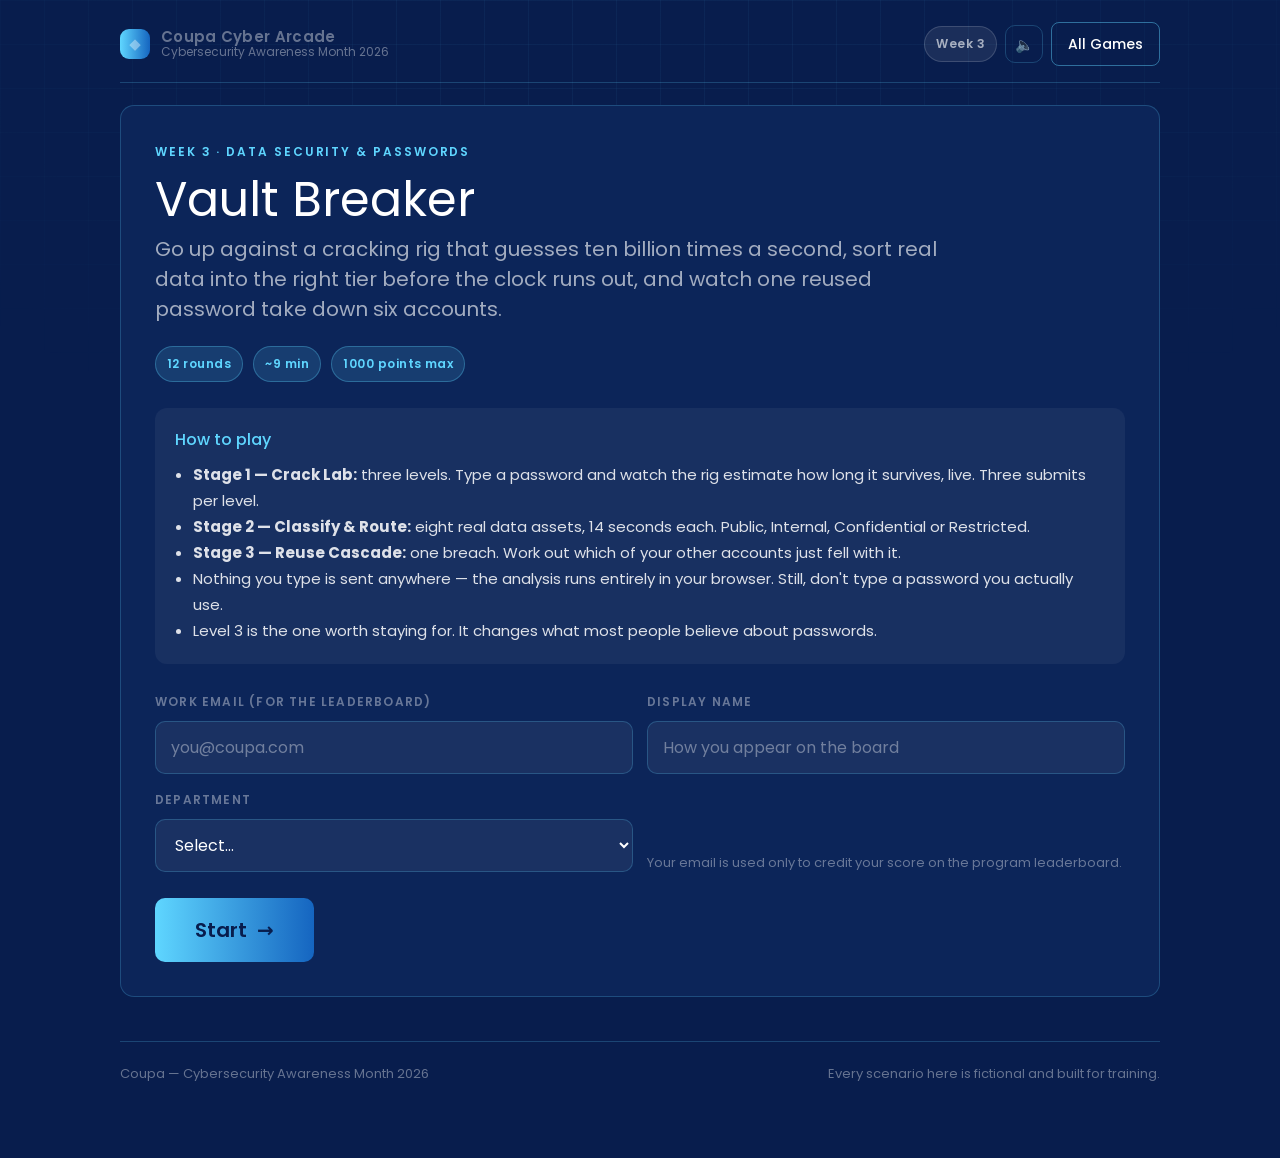
<file: week3-data-passwords.html>
<!DOCTYPE html>
<html lang="en">
<head>
<meta charset="utf-8">
<meta name="viewport" content="width=device-width,initial-scale=1">
<title>Week 3 — Coupa Cyber Arcade</title>
<link rel="stylesheet" href="arcade.css">
<style>
  .stagehdr{display:flex;align-items:baseline;gap:12px;margin-bottom:14px;flex-wrap:wrap}
  .pwfield{position:relative}
  .pwfield input{font-family:ui-monospace,Menlo,Consolas,monospace;font-size:22px;padding:18px 60px 18px 18px;
    letter-spacing:.02em}
  .pwfield .eye{position:absolute;right:10px;top:50%;transform:translateY(-50%)}
  .meter{height:12px;border-radius:99px;background:rgba(255,255,255,.1);overflow:hidden;margin-top:14px}
  .meter i{display:block;height:100%;width:0;background:var(--grad-primary);transition:width .3s ease}
  .meter i.won{background:var(--grad-secondary)}
  .rig{background:#04122F;border:1px solid var(--line);border-radius:12px;padding:18px 20px;margin-top:16px}
  .rig .rl{display:flex;justify-content:space-between;align-items:baseline;gap:12px;flex-wrap:wrap}
  .rig .big{font-size:31px;font-weight:600;color:var(--robin);line-height:38px}
  .rig .big.won{color:var(--pistachio)}
  .rig .lbl{font-size:11px;font-weight:600;letter-spacing:.13em;text-transform:uppercase;color:var(--dimmer)}
  .bits{display:flex;gap:3px;margin-top:12px;flex-wrap:wrap}
  .bits i{width:7px;height:18px;border-radius:2px;background:rgba(255,255,255,.12)}
  .bits i.on{background:var(--robin)}
  .bits i.tgt{background:var(--white)}
  .flags{display:grid;gap:7px;margin-top:14px}
  .flags .fg{font-size:13px;line-height:20px;padding:9px 12px;border-radius:8px;
    background:rgba(95,214,255,.09);border-left:3px solid var(--robin)}
  .flags .fg.good{background:rgba(150,234,170,.1);border-left-color:var(--pistachio)}
  .target{background:rgba(255,255,255,.05);border-radius:11px;padding:16px 19px;margin-bottom:16px}
  .target .t{font-size:20px;font-weight:500;line-height:28px}
  .target .c{font-size:14px;color:var(--dim);margin-top:5px}
  .assetcard{background:var(--panel-2);border:1px solid var(--line);border-radius:12px;padding:22px 24px}
  .assetcard .an{font-size:25px;font-weight:500;line-height:33px}
  .assetcard .ad{font-size:15px;color:var(--dim);margin-top:8px;line-height:24px}
  .grid4{display:grid;grid-template-columns:repeat(4,1fr);gap:10px;margin-top:16px}
  .grid4 .btn{padding:16px 8px;flex-direction:column;gap:3px;font-size:14px;line-height:18px;text-align:center}
  .grid4 .btn small{font-size:10px;font-weight:400;opacity:.7;letter-spacing:.02em}
  @media(max-width:700px){.grid4{grid-template-columns:1fr 1fr}}
  .acct{display:flex;gap:13px;align-items:center;background:var(--panel-2);border:1px solid var(--line);
    border-radius:11px;padding:14px 16px;cursor:pointer;transition:.14s;text-align:left;width:100%;
    font-family:var(--font);color:var(--white)}
  .acct:hover:not(:disabled){border-color:var(--robin);transform:translateX(3px)}
  .acct:disabled{cursor:default}
  .acct .ic{width:38px;height:38px;border-radius:10px;background:var(--royal);display:grid;place-items:center;
    font-size:17px;flex:none}
  .acct .t{flex:1;min-width:0}
  .acct .t b{display:block;font-weight:500;font-size:15px}
  .acct .t span{font-size:13px;color:var(--dim);font-family:ui-monospace,Menlo,monospace}
  .acct .st{font-size:11px;font-weight:600;letter-spacing:.1em;text-transform:uppercase;color:var(--dimmer);flex:none}
  .acct.fell{border-color:var(--robin);background:rgba(95,214,255,.12)}
  .acct.fell .st{color:var(--robin)}
  .acct.safe{border-color:var(--pistachio);background:rgba(150,234,170,.1)}
  .acct.safe .st{color:var(--pistachio)}
  .acct.wrongpick{border-color:rgba(255,255,255,.3);opacity:.6}
  .acctlist{display:grid;gap:9px;margin-top:16px}
</style>
</head>
<body>
<div class="wrap">
  <div id="topbar"></div>
  <div id="start"></div>
  <div id="stage" class="hidden"></div>
  <div id="results" class="hidden"></div>
  <footer id="foot"></footer>
</div>

<script src="config.js"></script>
<script src="arcade.js"></script>
<script>
(function(){
'use strict';
var A = window.Arcade, esc = A.esc;

/* ============================================================
   PASSWORD ANALYSER — a compact token-based strength estimator.
   Splits the password into recognisable chunks (dictionary words,
   digit runs, keyboard walks, repeats) and only credits real
   entropy for the parts an attacker cannot guess cheaply.
   ============================================================ */

var WORDS = ('password admin welcome letmein monkey dragon football baseball basketball soccer sunshine princess'+
' shadow master qwerty login iloveyou trustno superman batman starwars pokemon summer winter spring autumn'+
' january february march april june july august september october november december monday friday'+
' january coupa company office finance invoice supplier vendor procurement payment purchase order'+
' january love happy lucky money secret secure private access system server network laptop mobile'+
' google apple microsoft amazon facebook twitter linkedin outlook gmail yahoo'+
' alexander michael christopher matthew joshua daniel andrew james robert john william david richard'+
' jennifer jessica ashley sarah emily michelle amanda melissa nicole elizabeth priya rahul singh patel'+
' cat dog bird fish horse tiger lion bear wolf eagle shark falcon dolphin panda'+
' red blue green yellow purple orange black white silver golden'+
' house home garden kitchen coffee pizza burger chocolate cookie banana apple orange mango grape'+
' guitar piano music movie book game player winner champion legend hero ninja wizard'+
' london paris tokyo berlin madrid rome dublin sydney toronto chicago boston austin denver miami'+
' california texas florida arizona nevada oregon virginia georgia'+
' spring2024 summer2024 winter2025 autumn2025 changeme default temp test user guest root'+
' happy birthday anniversary graduation wedding vacation holiday weekend'+
' rocket planet galaxy comet meteor nebula orbit saturn jupiter neptune'+
' river mountain forest ocean desert island valley canyon meadow thunder lightning storm'+
' silver copper bronze iron steel diamond emerald ruby sapphire crystal'+
' pencil stapler folder printer monitor keyboard'+
' one two three four five six seven eight nine ten').split(/\s+/).filter(Boolean);
var WORDSET = {}; WORDS.forEach(function(w){ WORDSET[w]=1; });
var MAXW = 0; WORDS.forEach(function(w){ if(w.length>MAXW) MAXW=w.length; });

var TOPPW = {'password':1,'123456':1,'123456789':1,'12345678':1,'qwerty':1,'password1':1,'password123':1,
  'abc123':1,'111111':1,'letmein':1,'welcome':1,'admin':1,'iloveyou':1,'monkey':1,'dragon':1,'qwerty123':1,
  'p@ssw0rd':1,'passw0rd':1,'welcome1':1,'summer2024':1,'coupa123':1,'changeme':1,'trustno1':1,'1q2w3e4r':1};

var LEET = {'0':'o','1':'i','3':'e','4':'a','5':'s','7':'t','8':'b','@':'a','$':'s','!':'i','|':'l','+':'t','(':'c'};
function deleet(s){ return s.toLowerCase().split('').map(function(ch){ return LEET[ch] || ch; }).join(''); }

var ROWS = ['`1234567890-=','qwertyuiop[]\\','asdfghjkl;\'','zxcvbnm,./',
            '~!@#$%^&*()_+','QWERTYUIOP{}|','ASDFGHJKL:"','ZXCVBNM<>?'];
function walkLen(s, i){
  // length of a keyboard/sequence run starting at i
  var best = 1;
  function runIn(seq){
    var p = seq.indexOf(s[i]); if (p < 0) return 1;
    var n = 1, dir = 0;
    for (var k = i+1; k < s.length; k++){
      var q = seq.indexOf(s[k]); if (q < 0) break;
      var d = q - p;
      if (Math.abs(d) !== 1) break;
      if (dir === 0) dir = d; else if (d !== dir) break;
      p = q; n++;
    }
    return n;
  }
  ROWS.forEach(function(r){ best = Math.max(best, runIn(r)); });
  best = Math.max(best, runIn('abcdefghijklmnopqrstuvwxyz'));
  best = Math.max(best, runIn('ABCDEFGHIJKLMNOPQRSTUVWXYZ'));
  best = Math.max(best, runIn('0123456789'));
  return best;
}

var WORD_BITS = 12.9;   // ~7,776-word list, as used by real cracking rigs
var GUESS_RATE = 1e10;  // 10 billion guesses/sec — a funded offline attack

function analyze(pw){
  var flags = [], bits = 0, i = 0, wordCount = 0, wordish = 0;
  if (!pw) return {bits:0, flags:[], seconds:0, wordCount:0};

  var low = pw.toLowerCase();
  if (TOPPW[low] || TOPPW[deleet(pw)]){
    return {bits:1, seconds:0, wordCount:0,
      flags:[{bad:1, t:'This is on every published breach list. It is guessed in the first second, whatever you substitute in it.'}]};
  }

  var classes = {lower:/[a-z]/.test(pw), upper:/[A-Z]/.test(pw), digit:/[0-9]/.test(pw), sym:/[^A-Za-z0-9]/.test(pw)};
  var charset = (classes.lower?26:0)+(classes.upper?26:0)+(classes.digit?10:0)+(classes.sym?33:0);
  var perChar = Math.log2(Math.max(charset,2));
  var dl = deleet(pw);
  var seenWords = [], seenPat = {};

  while (i < pw.length){
    // repeated character run
    var rep = 1; while (i+rep < pw.length && pw[i+rep] === pw[i]) rep++;
    if (rep >= 3){
      bits += 4 + Math.log2(rep); i += rep;
      if (!seenPat.rep){ seenPat.rep = 1; flags.push({bad:1, t:'Repeated characters ("'+esc(pw[i-1].repeat(Math.min(rep,6)))+'") add almost nothing — cracking tools generate runs first.'}); }
      continue;
    }
    // keyboard / alphabet / digit sequence
    var wl = walkLen(pw, i);
    if (wl >= 4){
      bits += 5 + Math.log2(wl); i += wl;
      if (!seenPat.walk){ seenPat.walk = 1; flags.push({bad:1, t:'Keyboard or alphabet run detected. "qwerty", "asdf", "1234", "abcd" are in the first few thousand guesses.'}); }
      continue;
    }
    // year
    var yr = pw.slice(i, i+4);
    if (/^(19[5-9]\d|20[0-4]\d)$/.test(yr)){
      bits += 7; i += 4;
      if (!seenPat.year){ seenPat.year = 1; flags.push({bad:1, t:'A four-digit year adds about 7 bits, not 13 — attackers try 1950–2049 before anything else. Birthdays and graduation years are worse still, because they are public.'}); }
      continue;
    }
    // dictionary word (longest match, leet-normalised)
    var found = null;
    for (var L = Math.min(MAXW, pw.length - i); L >= 4; L--){
      var cand = dl.slice(i, i+L);
      if (WORDSET[cand]){ found = {len:L, w:cand}; break; }
    }
    if (found){
      var chunk = pw.slice(i, i+found.len);
      var extra = 0;
      if (/[A-Z]/.test(chunk)) extra += 1.5;                      // capitalisation is predictable
      if (chunk.toLowerCase() !== deleet(chunk)) extra += 2;      // leet substitution is predictable
      bits += WORD_BITS + extra;
      wordCount++; seenWords.push(found.w);
      i += found.len; continue;
    }
    // a word-shaped run that isn't in the local list — real attackers use
    // word lists of hundreds of thousands of entries, so cap what it earns
    var al = 0; while (i+al < pw.length && /[a-zA-Z]/.test(pw[i+al])) al++;
    if (al >= 4){
      var seg = pw.slice(i, i+al);
      var vow = (seg.toLowerCase().match(/[aeiouy]/g) || []).length / al;
      if (vow >= 0.2 && vow <= 0.62){
        bits += Math.min(perChar*al, 14) + (/[A-Z]/.test(seg) ? 1.5 : 0);
        wordCount++; wordish++; i += al; continue;
      }
    }
    // spaces are predictable delimiters
    if (pw[i] === ' '){ bits += 1; i++; continue; }
    // digit run
    var dg = 0; while (i+dg < pw.length && /[0-9]/.test(pw[i+dg])) dg++;
    if (dg >= 2){ bits += dg * 3.32; i += dg; continue; }
    // unpredictable character
    bits += perChar; i++;
  }

  if (seenWords.length){
    flags.push({bad:1, t:'Recognised '+seenWords.length+' common word'+(seenWords.length>1?'s':'')+' ('+
      esc(seenWords.slice(0,4).join(', '))+'). Each one is worth about 13 bits, no matter how long it is — "elephant" is no stronger than "cat" to a word-list attack.'});
  }
  if (wordish){
    flags.push({bad:1, t:'Detected '+wordish+' more word-shaped chunk'+(wordish>1?'s':'')+
      '. Real cracking word lists run to hundreds of thousands of entries plus name and place lists, so a word caps out around 14 bits however obscure it feels. More words beats longer words.'});
  }
  if (pw.length >= 16 && !seenWords.length && !wordish){
    flags.push({bad:0, t:'Long and not built from common words — this is the shape that actually resists cracking.'});
  }
  if (pw.length >= 20 && wordCount >= 4){
    flags.push({bad:0, t:'A long passphrase. Length is doing the heavy lifting here, which is exactly right — just make the words unusual ones.'});
  }
  if (classes.lower && classes.upper && classes.digit && classes.sym && pw.length < 12){
    flags.push({bad:1, t:'All four character types, but short. Length beats variety: 16 lowercase letters outlast 9 mixed characters comfortably.'});
  }
  if (/^[A-Z][a-z]+[0-9]{1,4}[!@#$]?$/.test(pw)){
    flags.push({bad:1, t:'Capital, word, digits, symbol — the shape almost every password policy produces. Cracking rules model it explicitly.'});
  }

  var seconds = Math.pow(2, bits) / 2 / GUESS_RATE;
  return {bits:bits, flags:flags, seconds:seconds, wordCount:wordCount};
}

function fmtTime(s){
  if (s < 1) return 'instantly';
  if (s < 60) return Math.round(s)+' seconds';
  if (s < 3600) return Math.round(s/60)+' minutes';
  if (s < 86400) return Math.round(s/3600)+' hours';
  if (s < 2.6e6) return Math.round(s/86400)+' days';
  if (s < 3.15e7) return Math.round(s/2.6e6)+' months';
  var y = s/3.15e7;
  if (y < 1e3) return Math.round(y).toLocaleString()+' years';
  if (y < 1e6) return Math.round(y/1e3).toLocaleString()+' thousand years';
  if (y < 1e9) return (y/1e6).toPrecision(3)+' million years';
  if (y < 1e12) return (y/1e9).toPrecision(3)+' billion years';
  return 'longer than the age of the universe';
}

/* ================= STAGE 1 — CRACK LAB ================= */
var LEVELS = [
{ target: 3600, label:'Survive 1 hour',
  rule:'No restrictions. Just beat the clock.',
  check:function(){ return null; },
  teach:'Eight mixed characters used to be the standard. It now falls inside a working day — and inside an hour if any part of it is a word.' },
{ target: 3.15e9, label:'Survive 100 years',
  rule:'Maximum 14 characters. No common word may carry it.',
  check:function(pw){ return pw.length > 14 ? 'Maximum 14 characters — you are at '+pw.length+'.' : null; },
  teach:'When length is capped, unpredictability is all you have left. This is what a password manager generates for you, and why letting it do so is the entire point.' },
{ target: 3.15e8, label:'Survive 10 years',
  rule:'Lowercase letters and spaces only. At least four words.',
  check:function(pw){
    if (/[^a-z ]/.test(pw)) return 'Lowercase letters and spaces only.';
    if (pw.trim().split(/\s+/).filter(function(w){return w.length>1;}).length < 4) return 'At least four words, please.';
    return null; },
  teach:'No capitals, no digits, no symbols — and it still outlasts the mixed-character password you were taught to use. Length is the variable that matters, and unusual words beat long ones.' }
];

/* ================= STAGE 2 — CLASSIFY ================= */
var TIERS = {
  public:      {label:'Public',       sub:'Anyone, anywhere'},
  internal:    {label:'Internal',     sub:'All employees'},
  confidential:{label:'Confidential', sub:'Need-to-know'},
  restricted:  {label:'Restricted',   sub:'Named access, logged'}
};
var ASSETS = [
{ n:'The press release announcing last quarter\'s results', d:'Already published on the company website and wire services.',
  a:'public', why:'Published means public. Treating public information as secret wastes the classification system\'s credibility.' },
{ n:'A spreadsheet of customer contacts, contract values and renewal dates', d:'Exported from the CRM to build a renewal forecast.',
  a:'confidential', why:'Personal data plus commercial terms. Need-to-know, encrypted at rest, and it should not have been exported to a local file in the first place.' },
{ n:'The all-hands slide deck on next quarter\'s priorities', d:'Shared with every employee on the intranet.',
  a:'internal', why:'Everyone inside should see it; nobody outside should. That is precisely what Internal means.' },
{ n:'Employee bank details for payroll', d:'Held in the payroll system for salary payments.',
  a:'restricted', why:'The highest tier: named individuals only, every access logged. Financial account data attracts both attackers and regulators.' },
{ n:'The office lunch menu for this week', d:'Pinned in the kitchen and the facilities channel.',
  a:'public', why:'No harm in disclosure. Over-classifying trivia is how people learn to ignore labels.' },
{ n:'Penetration test report with unpatched findings', d:'Delivered by the external testers last month.',
  a:'restricted', why:'A list of live weaknesses with instructions. In the wrong hands it is an attack plan — named access only, and never forwarded "for visibility".' },
{ n:'The internal org chart with reporting lines', d:'Available on the employee directory.',
  a:'internal', why:'Genuinely useful internally, and genuinely useful to an attacker building a pretext. Internal, not public.' },
{ n:'Draft M&A term sheet for an unannounced acquisition', d:'Circulating between three people in Corp Dev and outside counsel.',
  a:'restricted', why:'Material non-public information. Restricted, with a deal-team list — this is securities-law territory, not just security policy.' },
{ n:'A recorded customer webinar', d:'Hosted on the public marketing site behind an email form.',
  a:'public', why:'Distributed to anyone who asks. The email gate is lead capture, not access control.' },
{ n:'Support tickets containing customer error logs', d:'Visible to the whole support organisation.',
  a:'confidential', why:'Customer data held on their behalf, often with identifiers buried in the logs. Need-to-know within support, not company-wide.' }
];

/* ================= STAGE 3 — REUSE CASCADE ================= */
var CASCADE = {
  breached:'FitTrackr (a fitness app you signed up for in 2019)',
  breachpw:'Coupa2024!',
  accounts:[
  { icon:'💼', n:'Work SSO account', pw:'Coupa2024!', falls:1,
    why:'Identical password. The moment the FitTrackr dump is cracked, your work account is credential-stuffed automatically — usually within hours, by a bot.' },
  { icon:'📧', n:'Personal email', pw:'Coupa2024?', falls:1,
    why:'One character different. Cracking tools apply "mangling rules" — swap the last symbol, bump the year, capitalise — as a matter of course. Variants are not new passwords.' },
  { icon:'🏦', n:'Personal bank', pw:'Coupa2025!', falls:1,
    why:'Incrementing the year is the single most predictable mangling rule there is. It falls in the same pass.' },
  { icon:'🛒', n:'Shopping site', pw:'!4202apuoC', falls:1,
    why:'Reversal is a standard rule too. Any transformation you can describe in one sentence, a cracking rig already tries.' },
  { icon:'☁️', n:'Cloud storage', pw:'7Kq!vzR2#mDx9Lw', falls:0,
    why:'Unique and random, from a password manager. Unaffected by the breach — this is the only thing that actually contains the damage.' },
  { icon:'📱', n:'Password manager vault', pw:'six unusual words, unique', falls:0,
    why:'Unique and long. Your vault password is the one you must never reuse anywhere, and the one to protect with a hardware key or app-based MFA.' },
  { icon:'🎮', n:'Gaming account', pw:'Coupa2024!!', falls:1,
    why:'Appending a character is rule number one in every mangling ruleset. Same password, longer.' }
  ]
};

/* ================= ENGINE ================= */
var raw=0, rawMax=0, correct=0, total=0, streak=0, best=0, review=[], timer=null;
var stage=1, li=0, ai=0, ASSET_SET;

function bump(n){ raw += n; var e=A.el('hScore'); if(e) e.textContent = Math.round(raw); }
function hudRow(label,val){
  return A.hud([
    ['Score','<span id="hScore">'+Math.round(raw)+'</span>','robin'],
    ['Stage', stage+' / 3',''],
    [label,val,''],
    ['Streak','<span id="hStreak">'+streak+'</span>', streak>1?'good':'']
  ]);
}

function start(){
  ASSET_SET = A.shuffle(ASSETS).slice(0,8);
  rawMax = LEVELS.length*200 + ASSET_SET.length*60 + CASCADE.accounts.length*40;
  crackRound();
}

/* ---- Stage 1 ---- */
function crackRound(){
  if (li >= LEVELS.length){ stage=2; return assetRound(); }
  var L = LEVELS[li], attempts = 0, cleared = false;
  var targetBits = Math.log2(L.target * GUESS_RATE * 2);

  A.el('stage').innerHTML =
    hudRow('Level', (li+1)+' / '+LEVELS.length) +
    '<div class="stagehdr"><span class="eyebrow">Stage 1 · Crack Lab</span>'+
      '<span class="chip">3 attempts &middot; &minus;40 each failed submit</span></div>' +
    '<div class="target"><div class="t">Level '+(li+1)+': '+esc(L.label)+'</div>'+
      '<div class="c">'+esc(L.rule)+' &nbsp;·&nbsp; Attacker: offline rig at 10 billion guesses per second.</div></div>' +
    '<div class="pwfield"><input type="text" id="pw" placeholder="Type a candidate password&hellip;" autocomplete="off" '+
      'autocapitalize="off" spellcheck="false"><button class="icon-btn eye" id="clrBtn" title="Clear">✕</button></div>' +
    '<div class="meter"><i id="mfill"></i></div>' +
    '<div class="rig"><div class="rl"><div><div class="lbl">Time to crack</div>'+
      '<div class="big" id="ttc">—</div></div>'+
      '<div style="text-align:right"><div class="lbl">Entropy</div>'+
      '<div class="big" id="ent" style="font-size:25px">0 bits</div>'+
      '<div class="lbl" style="letter-spacing:.06em">target '+Math.ceil(targetBits)+' bits</div></div></div>'+
      '<div class="bits" id="bits"></div></div>' +
    '<div class="flags" id="flags"></div>' +
    '<div class="row" style="margin-top:18px"><button class="btn primary" id="subBtn" disabled>Submit password</button>'+
      '<button class="btn ghost" id="skipBtn">Skip level</button></div>' +
    '<div id="fb" style="margin-top:16px"></div>';

  var inp = A.el('pw'), bitsEl = A.el('bits');
  for (var b=0;b<48;b++) bitsEl.insertAdjacentHTML('beforeend','<i></i>');
  var pips = bitsEl.querySelectorAll('i');
  var tgtPip = Math.round((targetBits/110)*48);
  if (pips[tgtPip]) pips[tgtPip].classList.add('tgt');

  function paint(){
    var pw = inp.value;
    var r = analyze(pw);
    var viol = pw ? L.check(pw) : null;
    var pass = !viol && r.seconds >= L.target;
    A.el('ttc').textContent = pw ? fmtTime(r.seconds) : '—';
    A.el('ttc').className = 'big'+(pass?' won':'');
    A.el('ent').textContent = Math.round(r.bits)+' bits';
    var pctBar = A.clamp(r.bits/targetBits,0,1)*100;
    var mf = A.el('mfill'); mf.style.width = pctBar+'%'; mf.className = pass?'won':'';
    for (var k=0;k<48;k++){
      var on = k < Math.round((r.bits/110)*48);
      pips[k].className = (k===tgtPip?'tgt':'') + (on&&k!==tgtPip?' on':'');
    }
    var fl = r.flags.slice();
    if (viol) fl.unshift({bad:1, t:'<strong>Rule:</strong> '+esc(viol)});
    if (pass) fl.unshift({bad:0, t:'<strong>Target cleared.</strong> This survives '+fmtTime(r.seconds)+' against the rig. Submit it.'});
    A.el('flags').innerHTML = fl.slice(0,5).map(function(f){
      return '<div class="fg'+(f.bad?'':' good')+'">'+f.t+'</div>'; }).join('');
    A.el('subBtn').disabled = !pw || !!viol;
    cleared = pass;
  }
  inp.oninput = paint;
  A.el('clrBtn').onclick = function(){ inp.value=''; paint(); inp.focus(); };
  inp.focus(); paint();

  function finishLevel(ok, pw){
    var r = analyze(pw||'');
    total++;
    if (ok){
      var margin = A.clamp(Math.log2(Math.max(r.seconds,1)/L.target)/10, 0, 1);
      var pts = 150 + Math.round(50*margin);
      bump(pts); correct++; streak++; best=Math.max(best,streak); A.SFX.win();
    } else { streak=0; A.SFX.lose(); }
    inp.disabled = true;
    A.el('subBtn').classList.add('hidden'); A.el('skipBtn').classList.add('hidden');
    A.el('fb').innerHTML =
      '<div class="verdict '+(ok?'ok':'no')+'"><div class="vh">'+
        (ok?'✓ Level cleared <span class="chip good">+'+pts+'</span>':'✕ Level failed')+'</div>'+
        '<p>'+(ok?'Your password holds for <strong>'+fmtTime(r.seconds)+'</strong> at 10 billion guesses a second.'
                 :'You did not reach '+esc(L.label)+'. No shame in it — this is why generated passwords exist.')+'</p>'+
        '<div class="why">'+esc(L.teach)+'</div>'+
        '<button class="btn primary" id="nextBtn" style="margin-top:16px">Continue &rarr;</button></div>';
    review.push({ok:ok, q:'Crack Lab level '+(li+1)+': '+L.label, a:L.teach});
    A.el('nextBtn').onclick = function(){ li++; A.SFX.select(); crackRound(); window.scrollTo({top:0,behavior:'smooth'}); };
  }

  A.el('subBtn').onclick = function(){
    var pw = inp.value;
    if (cleared) return finishLevel(true, pw);
    attempts++;
    bump(-40); A.SFX.bad();
    if (attempts >= 3) return finishLevel(false, pw);
    A.toast('Not strong enough — '+(3-attempts)+' attempt'+(3-attempts>1?'s':'')+' left. &minus;40');
    document.querySelector('.rig').classList.add('shake');
    setTimeout(function(){ document.querySelector('.rig').classList.remove('shake'); },420);
  };
  A.el('skipBtn').onclick = function(){ finishLevel(false, inp.value); };
}

/* ---- Stage 2 ---- */
function assetRound(){
  if (ai >= ASSET_SET.length){ stage=3; return cascadeRound(); }
  var Q = ASSET_SET[ai], LIMIT = 14;

  A.el('stage').innerHTML =
    hudRow('Asset', (ai+1)+' / '+ASSET_SET.length) +
    '<div class="timerbar" id="tbar"><i></i></div>' +
    '<div class="stagehdr"><span class="eyebrow">Stage 2 · Classify &amp; Route</span>'+
      '<span class="chip">14 seconds</span></div>' +
    '<h3 style="margin-bottom:14px">How is this classified?</h3>' +
    '<div class="assetcard"><div class="an">'+esc(Q.n)+'</div><div class="ad">'+esc(Q.d)+'</div></div>' +
    '<div class="grid4" id="tiers">'+Object.keys(TIERS).map(function(k){
      return '<button class="btn ghost" data-k="'+k+'">'+TIERS[k].label+'<small>'+TIERS[k].sub+'</small></button>';
    }).join('')+'</div>' +
    '<div id="fb" style="margin-top:16px"></div>';

  function pick(k){
    if (timer) timer.stop();
    var left = timer ? timer.remaining() : 0;
    var ok = k === Q.a; total++;
    if (ok){ var pts = 45 + Math.round((left/LIMIT)*15); bump(pts); correct++; streak++; best=Math.max(best,streak); A.SFX.good(); }
    else { streak=0; A.SFX.bad(); }
    Array.prototype.forEach.call(document.querySelectorAll('#tiers .btn'), function(b){
      b.disabled = true;
      if (b.dataset.k === Q.a) b.style.boxShadow = '0 0 0 2px var(--pistachio)';
    });
    A.el('fb').innerHTML =
      '<div class="verdict '+(ok?'ok':'no')+'"><div class="vh">'+
        (ok?'✓ '+TIERS[Q.a].label+' <span class="chip good">+'+pts+'</span>':'✕ Correct tier: '+TIERS[Q.a].label)+'</div>'+
        '<p>'+esc(Q.why)+'</p>'+
        '<button class="btn primary" id="nextBtn" style="margin-top:14px">Continue &rarr;</button></div>';
    review.push({ok:ok, q:'Classification: '+Q.n, a:Q.why});
    A.el('nextBtn').onclick = function(){ ai++; A.SFX.select(); assetRound(); };
    A.el('nextBtn').focus();
  }
  Array.prototype.forEach.call(document.querySelectorAll('#tiers .btn'), function(b){
    b.onclick = function(){ pick(b.dataset.k); };
  });
  timer = A.Timer(A.el('tbar'), LIMIT, function(){ pick(null); });
}

/* ---- Stage 3 ---- */
function cascadeRound(){
  var picked = {}, LIMIT = 50;
  var fallCount = CASCADE.accounts.filter(function(a){return a.falls;}).length;

  A.el('stage').innerHTML =
    hudRow('Accounts', CASCADE.accounts.length+' at risk') +
    '<div class="timerbar" id="tbar"><i></i></div>' +
    '<div class="stagehdr"><span class="eyebrow">Stage 3 · Reuse Cascade</span></div>' +
    '<h3 style="margin-bottom:6px">'+esc(CASCADE.breached)+' has been breached.</h3>' +
    '<p class="lead" style="font-size:16px;line-height:24px;margin-bottom:4px">The password in that dump was '+
      '<span class="mono" style="color:var(--robin)">'+esc(CASCADE.breachpw)+'</span>. '+
      'Click every other account that an attacker can now get into. There are <strong style="color:var(--robin)">'+fallCount+'</strong>.</p>' +
    '<div style="font-size:13px;color:var(--dimmer);margin-top:10px">+40 per correct call &middot; &minus;20 for a wrong one</div>' +
    '<div class="acctlist" id="accts">'+CASCADE.accounts.map(function(a,i){
      return '<button class="acct" data-i="'+i+'"><span class="ic">'+a.icon+'</span>'+
        '<span class="t"><b>'+esc(a.n)+'</b><span>'+esc(a.pw)+'</span></span>'+
        '<span class="st">?</span></button>';
    }).join('')+'</div>' +
    '<div class="row" style="margin-top:16px"><button class="btn ghost" id="doneBtn">Done &rarr;</button></div>' +
    '<div id="fb" style="margin-top:16px"></div>';

  var got = 0;
  Array.prototype.forEach.call(document.querySelectorAll('#accts .acct'), function(btn){
    btn.onclick = function(){
      var i = +btn.dataset.i; if (picked[i]) return; picked[i] = 1;
      var a = CASCADE.accounts[i];
      if (a.falls){ got++; bump(40); A.SFX.good(); btn.className='acct fell';
        btn.querySelector('.st').textContent='COMPROMISED'; A.float(btn,'+40','var(--pistachio)');
        if (got === fallCount) setTimeout(end, 500);
      } else { bump(-20); A.SFX.bad(); btn.className='acct wrongpick';
        btn.querySelector('.st').textContent='SAFE'; A.float(btn,'−20','var(--robin)'); }
    };
  });

  function end(){
    if (timer) timer.stop();
    var db = A.el('doneBtn');
    if (!db || db.classList.contains('hidden')) return;
    db.classList.add('hidden');
    total++; if (got === fallCount){ correct++; streak++; best=Math.max(best,streak); A.SFX.great(); } else { streak=0; A.SFX.bad(); }
    Array.prototype.forEach.call(document.querySelectorAll('#accts .acct'), function(btn){
      var i = +btn.dataset.i, a = CASCADE.accounts[i];
      btn.disabled = true;
      if (a.falls && !picked[i]){ btn.className='acct fell'; btn.querySelector('.st').textContent='MISSED'; }
      if (!a.falls && !picked[i]){ btn.className='acct safe'; btn.querySelector('.st').textContent='SAFE'; }
    });
    A.el('fb').innerHTML =
      '<div class="verdict '+(got===fallCount?'ok':'no')+'"><div class="vh">'+
        (got===fallCount?'✓ Full cascade mapped':'You found '+got+' of '+fallCount)+'</div>'+
        '<ul style="margin:6px 0 0 18px;font-size:14px;line-height:23px;color:rgba(255,255,255,.88)">'+
          CASCADE.accounts.map(function(a){ return '<li style="margin-bottom:8px"><strong>'+esc(a.n)+'</strong> — '+esc(a.why)+'</li>'; }).join('')+
        '</ul>'+
        '<div class="why">The whole lesson in one line: a password is only unique if no describable transformation connects it to another one. '+
        'That is not something a person can maintain by hand — which is what a password manager is for.</div>'+
        '<button class="btn primary" id="nextBtn" style="margin-top:16px">See results &rarr;</button></div>';
    review.push({ok:got===fallCount, q:'Reuse cascade: one breach, seven accounts',
      a:'Cracking rigs apply mangling rules automatically — append a character, bump the year, swap the symbol, reverse the string. A "variant" is the same password. Only unique, generated passwords stop the cascade.'});
    A.el('nextBtn').onclick = done;
  }
  A.el('doneBtn').onclick = end;
  timer = A.Timer(A.el('tbar'), LIMIT, end);
}

function done(){
  A.finish({
    score: Math.round(A.clamp(raw/rawMax,0,1)*1000),
    maxScore: 1000,
    accuracy: Math.round((correct/total)*100),
    statLabel:'Best streak', statValue:best,
    review: review
  });
}

A.boot({
  week:3, topic:'Data Security & Passwords', title:'Vault Breaker',
  tagline:'Go up against a cracking rig that guesses ten billion times a second, sort real data into the right tier before the clock runs out, and watch one reused password take down six accounts.',
  rounds:12, minutes:9, maxScore:1000,
  brief:[
    '<strong>Stage 1 — Crack Lab:</strong> three levels. Type a password and watch the rig estimate how long it survives, live. Three submits per level.',
    '<strong>Stage 2 — Classify &amp; Route:</strong> eight real data assets, 14 seconds each. Public, Internal, Confidential or Restricted.',
    '<strong>Stage 3 — Reuse Cascade:</strong> one breach. Work out which of your other accounts just fell with it.',
    'Nothing you type is sent anywhere — the analysis runs entirely in your browser. Still, don\'t type a password you actually use.',
    'Level 3 is the one worth staying for. It changes what most people believe about passwords.'
  ],
  onStart:start
});
})();
</script>
</body>
</html>
</file>
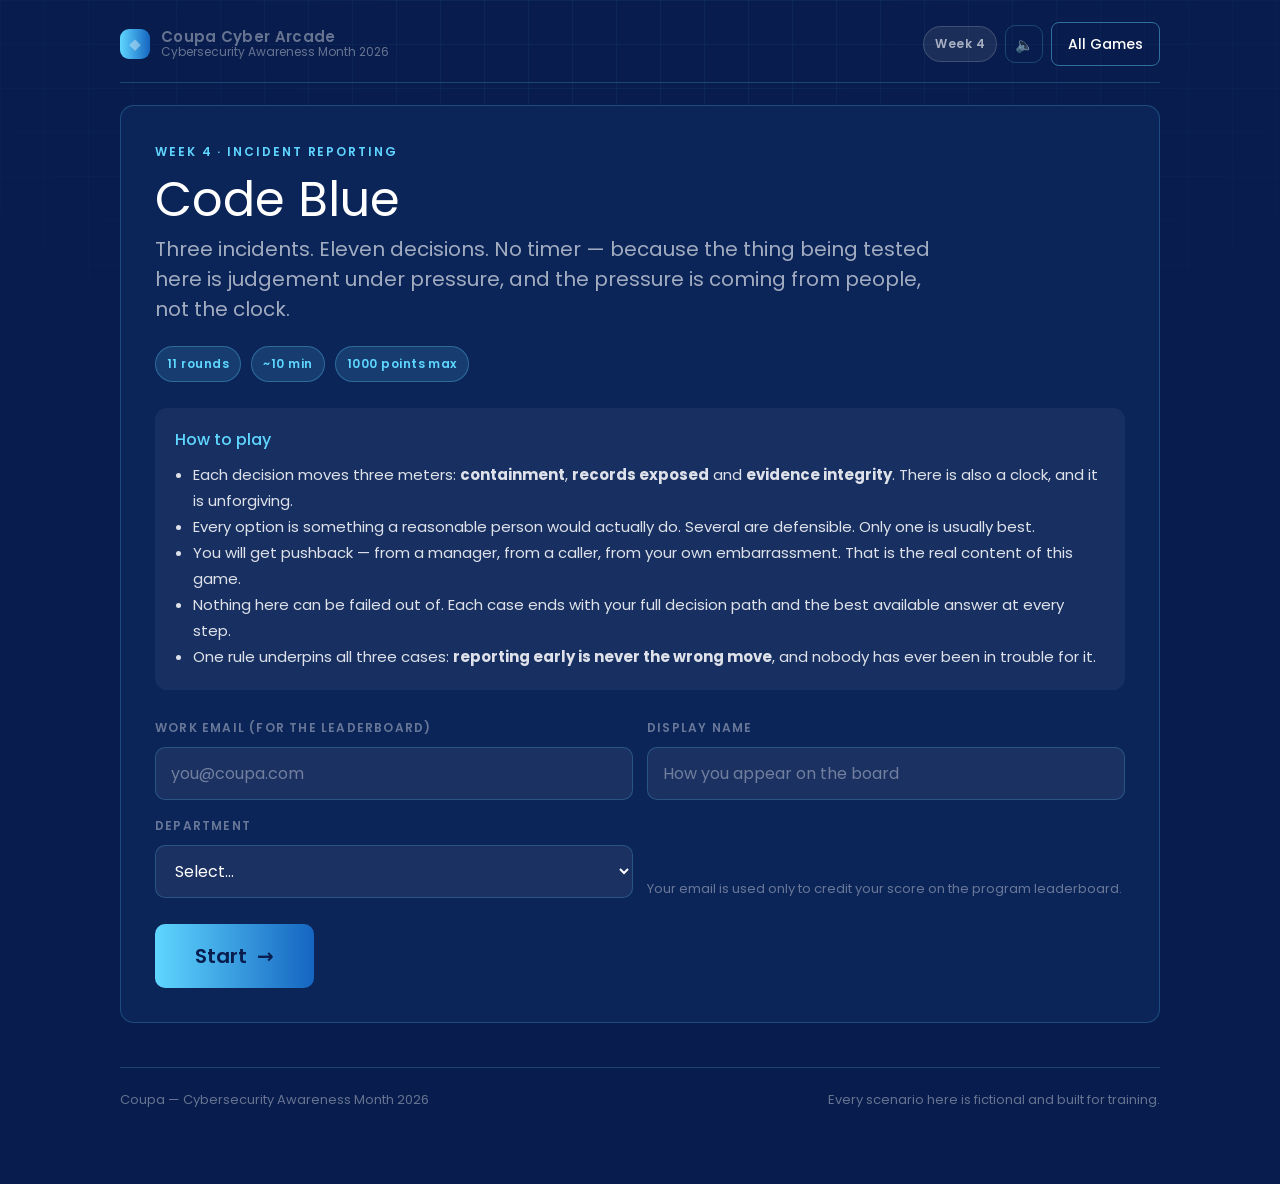
<file: week4-incident-reporting.html>
<!DOCTYPE html>
<html lang="en">
<head>
<meta charset="utf-8">
<meta name="viewport" content="width=device-width,initial-scale=1">
<title>Week 4 — Coupa Cyber Arcade</title>
<link rel="stylesheet" href="arcade.css">
<style>
  .meters{display:grid;grid-template-columns:repeat(3,1fr);gap:10px;margin-bottom:18px}
  .m{background:var(--panel);border:1px solid var(--line);border-radius:11px;padding:12px 14px}
  .m .k{font-size:10px;font-weight:600;letter-spacing:.13em;text-transform:uppercase;color:var(--dimmer)}
  .m .v{font-size:22px;font-weight:600;line-height:29px}
  .m .bar{height:5px;border-radius:99px;background:rgba(255,255,255,.11);margin-top:7px;overflow:hidden}
  .m .bar i{display:block;height:100%;transition:width .55s cubic-bezier(.2,.8,.2,1)}
  .m.good .v{color:var(--pistachio)} .m.good .bar i{background:var(--pistachio)}
  .m.mid .v{color:var(--robin)}     .m.mid .bar i{background:var(--robin)}
  .m.bad .v{color:var(--white)}     .m.bad .bar i{background:var(--white)}
  @media(max-width:640px){.meters{grid-template-columns:1fr}}

  .clockbar{display:flex;align-items:center;justify-content:space-between;gap:12px;
    background:#04122F;border:1px solid var(--line);border-radius:11px;padding:12px 16px;margin-bottom:18px;
    flex-wrap:wrap}
  .clockbar .t{font-size:25px;font-weight:600;color:var(--robin);font-family:ui-monospace,Menlo,monospace}
  .clockbar .lbl{font-size:11px;font-weight:600;letter-spacing:.13em;text-transform:uppercase;color:var(--dimmer)}

  .scene{background:var(--panel-2);border:1px solid var(--line);border-left:3px solid var(--robin);
    border-radius:12px;padding:22px 24px;font-size:16px;line-height:27px}
  .scene .sh{font-size:11px;font-weight:600;letter-spacing:.13em;text-transform:uppercase;
    color:var(--robin);margin-bottom:10px}
  .scene p{margin-bottom:12px} .scene p:last-child{margin-bottom:0}
  .scene em{color:var(--white);font-style:normal;font-weight:500}

  .opts{display:grid;gap:10px;margin-top:16px}
  .opt{text-align:left;background:var(--panel);border:1px solid var(--line);color:var(--white);
    border-radius:11px;padding:16px 19px;cursor:pointer;font-family:var(--font);font-size:15px;
    line-height:24px;transition:.14s;display:flex;gap:13px;align-items:flex-start;width:100%}
  .opt:hover:not(:disabled){border-color:var(--robin);background:rgba(95,214,255,.09);transform:translateX(3px)}
  .opt:disabled{cursor:default;opacity:.6}
  .opt .kb{flex:none;width:25px;height:25px;border-radius:7px;background:rgba(95,214,255,.16);
    color:var(--robin);display:grid;place-items:center;font-size:12px;font-weight:600}
  .opt .cost{display:block;font-size:11px;color:var(--dimmer);margin-top:5px;letter-spacing:.04em}
  .opt.chosen{border-color:var(--robin);background:rgba(95,214,255,.13);opacity:1}
  .opt.ideal{border-color:var(--pistachio);background:rgba(150,234,170,.11);opacity:1}

  .delta{display:flex;gap:8px;flex-wrap:wrap;margin-top:12px}
  .delta span{font-size:12px;font-weight:600;padding:4px 10px;border-radius:99px;
    background:rgba(255,255,255,.08);border:1px solid rgba(255,255,255,.15)}
  .delta span.up{color:var(--pistachio);border-color:rgba(150,234,170,.35);background:rgba(150,234,170,.12)}
  .delta span.down{color:var(--robin);border-color:rgba(95,214,255,.35);background:rgba(95,214,255,.12)}

  .caseshut{background:var(--panel);border:1px solid var(--line-strong);border-radius:12px;padding:26px}
  .caseshut h4{margin-bottom:10px}
  .pathlist{margin:14px 0 0 0;list-style:none}
  .pathlist li{padding:11px 0 11px 16px;border-left:2px solid var(--line);font-size:14px;line-height:22px}
  .pathlist li.g{border-left-color:var(--pistachio)}
  .pathlist li b{display:block;font-weight:500;color:var(--white);font-size:15px}
  .pathlist li span{color:var(--dim)}
</style>
</head>
<body>
<div class="wrap">
  <div id="topbar"></div>
  <div id="start"></div>
  <div id="stage" class="hidden"></div>
  <div id="results" class="hidden"></div>
  <footer id="foot"></footer>
</div>

<script src="config.js"></script>
<script src="arcade.js"></script>
<script>
(function(){
'use strict';
var A = window.Arcade, esc = A.esc;

/* Each decision: q = quality 0..100. d = meter deltas.
   contain (higher better), evidence (higher better), exposure (lower better), mins (clock cost). */

var CASES = [
{
  title:'Case 01 — The Taxi',
  brief:'19:40, Friday. You are at the airport. Your work laptop is not in your bag. You last had it in the taxi.',
  start:{contain:15, evidence:100, exposure:0},
  steps:[
  {
    sh:'19:41 · Arrivals hall',
    text:'<p>Bag open on the floor, laptop gone. It was <em>asleep, not shut down</em>. On the desktop is a CRM export you pulled this morning &mdash; <em>about 4,000 customer contacts with contract values</em>.</p>'+
         '<p>The taxi has gone. Your phone has 40% battery.</p>',
    prompt:'What is your first action?',
    opts:[
      {t:'Report it to security and IT right now, through the number or app you already have saved.', q:100,
       d:{contain:45, mins:2},
       fb:'Correct, and the single most valuable thing you will do tonight. Reporting is what starts remote wipe, session revocation and the disclosure clock. Minutes matter, and nobody has ever been disciplined for reporting fast.'},
      {t:'Open Find My Device first so you have something concrete to tell them.', q:45,
       d:{contain:15, mins:14},
       fb:'Understandable, and not harmful — but you spent fourteen minutes gathering detail security could have gathered themselves while also wiping the device. Report first, investigate second.'},
      {t:'Message your team channel to ask who you should contact.', q:20,
       d:{contain:5, mins:26, exposure:200},
       fb:'You have now told nine colleagues and no responder. Team channels are not an incident channel — on a Friday night, this sits unread. Know your reporting route before you need it.'},
      {t:'Wait until Monday. It is Friday night, nobody is on, and it might turn up.', q:0,
       d:{contain:-15, mins:3720, exposure:4000},
       fb:'This is the choice that turns an incident into a breach. Security operates around the clock precisely because attackers do, and a 62-hour delay can move a notifiable incident into regulatory-penalty territory.'}
    ]
  },
  {
    sh:'19:52 · On the phone with the on-call responder',
    text:'<p>"Thanks for calling this in. I need to know exactly what was on it."</p>'+
         '<p>You are suddenly aware that the CRM export probably should not have been sitting on your desktop.</p>',
    prompt:'What do you tell them?',
    opts:[
      {t:'Everything, specifically: the CRM export, roughly 4,000 records, what fields it held, and that the machine was asleep rather than off.', q:100,
       d:{contain:25, evidence:0},
       fb:'Exactly right. Responders size the blast radius from what you tell them; a vague answer forces them to assume the worst and escalate accordingly. Being specific about your own mistake is the professional move, not the risky one.'},
      {t:'Mention the laptop was lost but leave out the export — you will clean it up later.', q:0,
       d:{contain:-20, evidence:-45, exposure:4000},
       fb:'The omission is now the incident. Responders scope the response to what you said, so 4,000 customers go unprotected — and when the export surfaces in forensics, as it will, the concealment is what people remember.'},
      {t:'Say you are not sure what was on it and you will check your files on Monday.', q:25,
       d:{contain:5, mins:20, exposure:800},
       fb:'Not dishonest, but it stalls the response. "I am not certain, but I believe there was a CRM export of roughly four thousand records" is far more useful than silence.'},
      {t:'Tell them, and also flag that having that export locally was against policy.', q:100,
       d:{contain:25, evidence:5},
       fb:'The best version of the answer. You have given them the scope and handed the organisation a control gap worth fixing. Incidents that surface a systemic issue are worth more than incidents that just get closed.'}
    ]
  },
  {
    sh:'21:15 · An unknown number calls',
    text:'<p>"Hello &mdash; taxi lost property. We have a laptop. To confirm it is yours, <em>can you give me the login password</em> so we can open it and check the name?"</p>',
    prompt:'How do you respond?',
    opts:[
      {t:'Refuse, end the call, and report the call itself to security as part of the same incident.', q:100,
       d:{contain:20, evidence:10},
       fb:'Right. Nobody needs your password to identify a laptop, and the timing suggests whoever has the device is now working on you. The call is evidence — reporting it may be what links the theft to a targeted attack.'},
      {t:'Give it — better a lost-property clerk opens it than a criminal.', q:0,
       d:{contain:-40, exposure:4000, evidence:-20},
       fb:'You have just handed over the encryption you were relying on. There is no legitimate scenario in which anyone needs your password over the phone; this was social engineering following up on a physical theft.'},
      {t:'Give a hint rather than the password, so they can identify it without full access.', q:10,
       d:{contain:-20, exposure:1500},
       fb:'A hint is a portion of the secret. Partial disclosure narrows the search space enormously — and there was no reason to disclose anything.'},
      {t:'Ask them to hold the device and say a colleague will collect it, then verify the lost-property office independently.', q:80,
       d:{contain:10, mins:12},
       fb:'Sensible instinct and no disclosure. Slightly behind the best answer only because you handled it alone rather than looping in the responder who is already on this case.'}
    ]
  }],
  ideal:'Report within minutes through a route you already knew. Give responders a complete, specific inventory even when it exposes your own mistake. Treat any follow-up contact asking for credentials as part of the attack.'
},
{
  title:'Case 02 — The Click',
  brief:'09:12, Tuesday. You entered your password on a page that looked exactly like the company sign-in screen. It was not.',
  start:{contain:10, evidence:100, exposure:0},
  steps:[
  {
    sh:'09:12 · Two seconds after you hit enter',
    text:'<p>The page spun, then redirected to the real intranet. Your stomach drops. The URL you typed into was <em>login.coupa-sso-verify.net</em>.</p>'+
         '<p>Nothing appears to have happened.</p>',
    prompt:'What do you do?',
    opts:[
      {t:'Report it immediately, then change your password from a different device you trust and ask for all active sessions to be revoked.', q:100,
       d:{contain:50, mins:3},
       fb:'The complete answer. Session revocation is the part people forget: if the attacker already holds a valid session token, a new password alone does not evict them. And reporting from the start means someone competent is watching your account.'},
      {t:'Change your password quietly and get on with your day.', q:40,
       d:{contain:20, mins:6, exposure:400},
       fb:'Better than nothing, and it misses two things: live sessions survive a password change, and security never learns that a convincing lookalike domain is actively hitting your colleagues.'},
      {t:'Nothing. You closed the tab within a second or two, so it cannot have registered.', q:0,
       d:{contain:-10, mins:180, exposure:2500},
       fb:'Credentials are captured on submit, not on page close. Automated kits use them within minutes. "I closed it fast" is the most common reason incidents get reported hours late.'},
      {t:'Investigate the domain first so you can tell security something useful.', q:35,
       d:{contain:10, mins:22, exposure:300},
       fb:'Your credentials are live in an attacker\'s hands while you research. Report first — the domain analysis is their job and takes them ninety seconds.'}
    ]
  },
  {
    sh:'09:19 · Your phone starts buzzing',
    text:'<p>MFA approval requests. One. Then another. Then six more in ninety seconds. Each one asks you to approve a sign-in.</p>'+
         '<p>Your phone is now vibrating continuously and you are late for a meeting.</p>',
    prompt:'What do you do?',
    opts:[
      {t:'Deny every prompt, report the push flood as part of the same incident, and do not approve one to make it stop.', q:100,
       d:{contain:30, evidence:15},
       fb:'Right. This is MFA fatigue: they have your password and are betting you will tap approve out of irritation or by accident. The flood also confirms the credentials are compromised — useful, reportable evidence.'},
      {t:'Approve one so the buzzing stops, then change your password straight after.', q:0,
       d:{contain:-50, exposure:3000, evidence:-10},
       fb:'That single approval is the entire attack. The attacker is now inside with a valid session, and they will register their own MFA device before you finish typing the new password.'},
      {t:'Put the phone on silent and deal with it after your meeting.', q:25,
       d:{contain:-5, mins:45, exposure:900},
       fb:'You stopped approving, which matters. But you also stopped watching, and you left a live attack running for forty-five minutes without telling anyone.'},
      {t:'Deny them all and turn the phone face down, without reporting the flood specifically.', q:60,
       d:{contain:10},
       fb:'The denials are correct. Reporting the flood is what tells responders this is an active, targeted attempt rather than a single unlucky click — it changes how urgently they treat your account.'}
    ]
  },
  {
    sh:'09:34 · Your manager pulls you aside',
    text:'<p>"Look &mdash; I get it, but we are three days from the audit. If this goes to security it becomes a whole thing. <em>Can we just handle it in the team and not escalate?</em>"</p>',
    prompt:'What do you do?',
    opts:[
      {t:'Explain that it is already reported and has to be, then offer to help with whatever the audit needs.', q:100,
       d:{contain:20, evidence:20},
       fb:'Right, and not easy. Incident reporting is not discretionary and does not belong to your reporting line. Note that you did not pick a fight — you stated the obligation and offered help on the thing they were actually worried about.'},
      {t:'Agree to keep it in the team. They are your manager and they know the wider context.', q:0,
       d:{contain:-45, exposure:3500, evidence:-40},
       fb:'The pressure is understandable and the outcome is the worst in this case. An unreported live compromise three days before an audit is precisely the scenario that turns a contained incident into a disclosed breach — and the concealment lands on you both.'},
      {t:'Say nothing, but privately make sure it reaches security anyway.', q:70,
       d:{contain:15, evidence:5},
       fb:'The right outcome by a route that leaves your manager blindsided and the relationship damaged. Saying plainly "I have to report this" is almost always available and almost always better.'},
      {t:'Escalate over their head to their manager immediately.', q:45,
       d:{contain:10, mins:25},
       fb:'The instinct to not comply is sound, but this jumps a step. Report the incident through the security route, and if the pressure continues, that is when the reporting line and HR get involved.'}
    ]
  },
  {
    sh:'11:05 · Security asks for the original email',
    text:'<p>"Can you send us the message that linked to it? Do not forward it as normal text &mdash; we need the headers."</p>'+
         '<p>You had already deleted it, out of embarrassment. It is still in Deleted Items.</p>',
    prompt:'What do you do?',
    opts:[
      {t:'Recover it from Deleted Items, use the Report Phishing button so headers are preserved, and tell them you had deleted it.', q:100,
       d:{evidence:25, contain:10},
       fb:'Exactly right. Headers are how responders find every other recipient, and the report button preserves them where a normal forward strips them. Mentioning the deletion saves them hunting for something they think is missing.'},
      {t:'Copy the text into a new email and send that.', q:50,
       d:{evidence:-15},
       fb:'Some information is better than none, but you have thrown away the routing data. That is the difference between protecting you and protecting the two hundred colleagues who got the same message.'},
      {t:'Empty Deleted Items so no trace of the mistake remains.', q:0,
       d:{evidence:-60, contain:-15, exposure:1200},
       fb:'Destroying evidence during a live incident is the most damaging thing in this entire case. It blinds the response, and it converts an honest mistake into something that looks deliberate.'},
      {t:'Tell them it is gone and you cannot retrieve it.', q:20,
       d:{evidence:-30, mins:30},
       fb:'It was recoverable and you had it. When you are not sure whether something can be retrieved, say that rather than closing the door.'}
    ]
  }],
  ideal:'Report in the first minute, revoke sessions as well as changing the password, deny every push and report the flood, hold the reporting obligation under pressure, and preserve evidence instead of tidying it away.'
},
{
  title:'Case 03 — The Anomaly',
  brief:'14:20, Wednesday. You were not looking for a security problem. You found one anyway.',
  start:{contain:20, evidence:100, exposure:0},
  steps:[
  {
    sh:'14:20 · A link a colleague pasted last month',
    text:'<p>It opens without a login prompt. It is a shared folder of <em>supplier onboarding documents &mdash; bank details, signed contracts, ID scans</em>. Roughly 900 files.</p>'+
         '<p>You are not sure whether it is meant to be open. Nobody else seems to have noticed.</p>',
    prompt:'What do you do?',
    opts:[
      {t:'Report it to security with the link and how you found it, and do not open, download or change anything further.', q:100,
       d:{contain:40, evidence:15, mins:4},
       fb:'Right on both counts. You gave them what they need to act, and you did not contaminate the scene. Access logs are how they establish whether anyone outside has already been in — every extra click of yours makes that harder to read.'},
      {t:'Download a sample so you have proof in case the link is taken down.', q:20,
       d:{contain:5, exposure:900, evidence:-20},
       fb:'Well-intentioned and counterproductive. You have made an uncontrolled second copy of the most sensitive data in the case, on your own device, and added your fingerprints to the audit trail.'},
      {t:'Fix the permissions yourself — you have edit rights and it takes ten seconds.', q:30,
       d:{contain:20, evidence:-45},
       fb:'It closes the hole and destroys the ability to answer the only question that matters: did anyone else get in first? Report it and let responders capture the logs before the configuration changes.'},
      {t:'Post the link in a team channel to ask whether it is supposed to be public.', q:0,
       d:{contain:-10, exposure:1400, evidence:-15},
       fb:'You have widened the exposure while trying to assess it. Never redistribute a leak to triage it — that channel may be externally accessible, archived, or read by more people than you think.'}
    ]
  },
  {
    sh:'15:05 · While security is still investigating',
    text:'<p>A note appears in the same shared drive: <em>"Your files are encrypted. 48 hours."</em> Documents around it are turning into files you cannot open.</p>'+
         '<p>Your instinct is to yank the power cable out of your machine.</p>',
    prompt:'What do you do?',
    opts:[
      {t:'Disconnect from the network but leave the machine powered on, and tell the responders immediately what you are seeing.', q:100,
       d:{contain:40, evidence:20, mins:2},
       fb:'Correct, and a genuinely counter-intuitive answer. Disconnecting stops the spread; staying powered on preserves memory and running processes, which is often where the encryption keys and the initial access route are found.'},
      {t:'Shut the machine down hard to stop the encryption.', q:40,
       d:{contain:25, evidence:-50},
       fb:'It does slow the encryption, and it destroys volatile evidence — sometimes including recoverable keys. Pull the network, not the power, unless a responder tells you otherwise.'},
      {t:'Start deleting the encrypted files to stop it spreading.', q:0,
       d:{contain:-20, evidence:-60, exposure:500},
       fb:'Deletion does not stop ransomware and it destroys files that decryption or backups might have recovered. It also erases the pattern responders use to scope the infection.'},
      {t:'Look for a contact address in the note so someone can open a channel with them.', q:10,
       d:{contain:-10, mins:35},
       fb:'Not your call to make, and not your risk to take. Negotiation, if it happens at all, is a legal and executive decision. Your job in this minute is containment and reporting.'}
    ]
  },
  {
    sh:'17:40 · An email lands in your inbox',
    text:'<p>"Hi &mdash; I write for a trade publication. I understand you have had a <em>data incident involving supplier records</em>. Can you confirm how many suppliers are affected? Happy to keep you anonymous."</p>',
    prompt:'How do you respond?',
    opts:[
      {t:'Do not reply. Forward it to security and communications, and tell them it arrived.', q:100,
       d:{contain:15, evidence:10},
       fb:'Right. That someone outside already knows is itself important intelligence about how far this has travelled. Only designated people speak publicly during an incident — not because of secrecy, but because early numbers are almost always wrong.'},
      {t:'Reply anonymously with a rough figure so the coverage is at least accurate.', q:0,
       d:{contain:-25, exposure:900, evidence:-10},
       fb:'Your figure would be wrong &mdash; the investigation is hours old &mdash; and an unauthorised disclosure of an unconfirmed breach can create regulatory and contractual problems well beyond the original incident. Anonymity here is not real.'},
      {t:'Reply that you cannot comment and they should contact the press office.', q:65,
       d:{contain:5},
       fb:'Harmless and polite. Forwarding without replying is still better: any response confirms they reached a real person on the inside, which is often exactly what they were testing.'},
      {t:'Ignore and delete it.', q:35,
       d:{evidence:-15},
       fb:'You avoided the disclosure, and you also withheld the fact that this has leaked outside the company. That is information the incident team needs today, not next week.'}
    ]
  },
  {
    sh:'Thursday, 10:00 · The debrief',
    text:'<p>The folder was misconfigured for eleven months. The ransomware was contained to two machines. No evidence of external access to the supplier files.</p>'+
         '<p>Someone asks: "Anything else anyone noticed and did not raise?"</p>'+
         '<p>Three weeks ago you got an odd MFA prompt you never approved. Nothing came of it. You never mentioned it.</p>',
    prompt:'Do you say something?',
    opts:[
      {t:'Raise it. A near miss with no consequences is still a data point, and you would rather look over-cautious than sit on it twice.', q:100,
       d:{contain:15, evidence:15},
       fb:'The right instinct and the hardest one to build. Unapproved MFA prompts are often the first visible sign of credential compromise; a cluster of "nothing came of it" reports is frequently how a campaign gets detected at all.'},
      {t:'Stay quiet. Nothing happened, and raising it now looks like you sat on something.', q:0,
       d:{evidence:-25},
       fb:'This is exactly the reflex that lets the next incident run undetected. Nobody in that room cares that it is three weeks old; they care whether it matches anything else they are seeing.'},
      {t:'Mention it privately to one responder afterwards.', q:75,
       d:{evidence:5},
       fb:'It gets reported, which is what matters most. Saying it in the room is better still — someone else almost certainly saw the same thing and is waiting to hear that it counts.'},
      {t:'Raise it, and add that you were unsure whether it was worth reporting at the time.', q:100,
       d:{contain:15, evidence:20},
       fb:'The strongest answer. You have reported the event and named the real problem: people cannot tell what is worth reporting. That feedback changes guidance for everyone.'}
    ]
  }],
  ideal:'Report without touching the scene, pull the network and not the power, route external enquiries to the people whose job it is, and raise near misses even when nothing came of them.'
}];

/* ================= ENGINE ================= */
var ci=0, si=0, raw=0, rawMax=0, good=0, total=0, review=[], M=null, mins=0, caseLog=[];

function start(){
  rawMax = CASES.reduce(function(s,c){ return s + c.steps.length*100; },0);
  caseIntro();
}

function meterClass(v){ return v>=70?'good':v>=40?'mid':'bad'; }

function meters(){
  var expPct = A.clamp(100 - (M.exposure/40), 0, 100);
  return '<div class="meters">'+
    '<div class="m '+meterClass(M.contain)+'"><div class="k">Containment</div><div class="v">'+Math.round(M.contain)+'%</div>'+
      '<div class="bar"><i style="width:'+A.clamp(M.contain,0,100)+'%"></i></div></div>'+
    '<div class="m '+meterClass(expPct)+'"><div class="k">Records exposed</div><div class="v">'+M.exposure.toLocaleString()+'</div>'+
      '<div class="bar"><i style="width:'+(100-expPct)+'%"></i></div></div>'+
    '<div class="m '+meterClass(M.evidence)+'"><div class="k">Evidence integrity</div><div class="v">'+Math.round(M.evidence)+'%</div>'+
      '<div class="bar"><i style="width:'+A.clamp(M.evidence,0,100)+'%"></i></div></div>'+
  '</div>';
}
function fmtMins(m){
  if (m < 60) return m+'m';
  if (m < 1440) return Math.floor(m/60)+'h '+(m%60)+'m';
  return Math.floor(m/1440)+'d '+Math.floor((m%1440)/60)+'h';
}

function caseIntro(){
  if (ci >= CASES.length) return done();
  var Cs = CASES[ci];
  M = {contain:Cs.start.contain, evidence:Cs.start.evidence, exposure:Cs.start.exposure};
  mins = 0; si = 0; caseLog = [];
  A.el('stage').innerHTML =
    '<div class="panel fadein" style="padding:34px">'+
      '<div class="eyebrow">Incident '+(ci+1)+' of '+CASES.length+'</div>'+
      '<h2 style="margin:8px 0 12px">'+esc(Cs.title)+'</h2>'+
      '<p class="lead">'+esc(Cs.brief)+'</p>'+
      '<div class="row" style="margin-top:26px"><button class="btn primary lg" id="beginBtn">Take the shift &nbsp;&rarr;</button></div>'+
    '</div>';
  A.el('beginBtn').onclick = function(){ A.SFX.select(); step(); };
}

function step(){
  var Cs = CASES[ci];
  if (si >= Cs.steps.length) return caseClose();
  var S = Cs.steps[si];
  var opts = A.shuffle(S.opts);

  A.el('stage').innerHTML =
    A.hud([
      ['Score','<span id="hScore">'+Math.round(raw)+'</span>','robin'],
      ['Incident',(ci+1)+' / '+CASES.length,''],
      ['Decision',(si+1)+' / '+Cs.steps.length,''],
      ['Elapsed',fmtMins(mins),'']
    ]) +
    meters() +
    '<div class="scene fadein"><div class="sh">'+esc(S.sh)+'</div>'+S.text+'</div>'+
    '<h4 style="margin:20px 0 0">'+esc(S.prompt)+'</h4>'+
    '<div class="opts" id="opts">'+opts.map(function(o,i){
      return '<button class="opt" data-i="'+i+'"><span class="kb">'+String.fromCharCode(65+i)+'</span>'+
        '<span>'+esc(o.t)+'</span></button>';
    }).join('')+'</div>'+
    '<div id="fb" style="margin-top:16px"></div>';

  Array.prototype.forEach.call(document.querySelectorAll('#opts .opt'), function(b){
    b.onclick = function(){ choose(opts, +b.dataset.i, S, Cs); };
  });
}

function choose(opts, i, S, Cs){
  var o = opts[i], d = o.d || {};
  raw += o.q; total++;
  if (o.q >= 80){ good++; A.SFX.great(); } else if (o.q >= 40){ A.SFX.good(); } else { A.SFX.bad(); }

  var chips = [];
  if (d.contain){ M.contain = A.clamp(M.contain + d.contain, 0, 100);
    chips.push('<span class="'+(d.contain>0?'up':'down')+'">Containment '+(d.contain>0?'+':'')+d.contain+'</span>'); }
  if (d.evidence){ M.evidence = A.clamp(M.evidence + d.evidence, 0, 100);
    chips.push('<span class="'+(d.evidence>0?'up':'down')+'">Evidence '+(d.evidence>0?'+':'')+d.evidence+'</span>'); }
  if (d.exposure){ M.exposure += d.exposure;
    chips.push('<span class="down">Records exposed +'+d.exposure.toLocaleString()+'</span>'); }
  if (d.mins){ mins += d.mins; chips.push('<span class="down">Clock +'+fmtMins(d.mins)+'</span>'); }
  chips.push('<span class="'+(o.q>=80?'up':'')+'">Decision quality '+o.q+'/100</span>');

  var ideal = S.opts.reduce(function(a,b){ return b.q > a.q ? b : a; }, S.opts[0]);

  Array.prototype.forEach.call(document.querySelectorAll('#opts .opt'), function(b){
    b.disabled = true;
    var oo = opts[+b.dataset.i];
    if (oo === o) b.classList.add('chosen');
    else if (oo.q === 100 && o.q < 100) b.classList.add('ideal');
  });

  A.el('fb').innerHTML =
    '<div class="verdict '+(o.q>=80?'ok':'no')+'">'+
      '<div class="vh">'+(o.q>=80?'✓ Strong call':(o.q>=40?'~ Partly right':'✕ Costly'))+
        ' <span class="chip'+(o.q>=80?' good':'')+'">+'+o.q+'</span></div>'+
      '<p>'+esc(o.fb)+'</p>'+
      '<div class="delta">'+chips.join('')+'</div>'+
      (o.q < 100 ? '<div class="why"><strong>Best available:</strong> '+esc(ideal.t)+'</div>' : '')+
      '<button class="btn primary" id="nextBtn" style="margin-top:16px">Continue &rarr;</button>'+
    '</div>';

  caseLog.push({q:o.q, chose:o.t, best:ideal.t, sh:S.sh});
  A.el('hScore').textContent = Math.round(raw);
  A.el('nextBtn').onclick = function(){ si++; A.SFX.select(); step(); window.scrollTo({top:0,behavior:'smooth'}); };
  A.el('nextBtn').focus();
}

function caseClose(){
  var Cs = CASES[ci];
  var avg = Math.round(caseLog.reduce(function(s,x){ return s+x.q; },0)/caseLog.length);
  var outcome = avg >= 90 ? 'Contained. This is what a well-run incident looks like.'
              : avg >= 70 ? 'Contained, with avoidable cost.'
              : avg >= 45 ? 'Escalated further than it needed to.'
              : 'This became a breach. Every step of it was recoverable.';
  (avg>=70?A.SFX.win:A.SFX.lose)();

  A.el('stage').innerHTML =
    meters() +
    '<div class="caseshut fadein">'+
      '<div class="eyebrow">Case closed</div>'+
      '<h3 style="margin:6px 0 4px">'+esc(Cs.title)+'</h3>'+
      '<p class="lead" style="font-size:18px">'+esc(outcome)+'</p>'+
      '<div class="breakdown" style="margin-top:20px">'+
        '<div class="b"><div class="k">Avg decision quality</div><div class="v">'+avg+'/100</div></div>'+
        '<div class="b"><div class="k">Time to contain</div><div class="v">'+fmtMins(mins)+'</div></div>'+
        '<div class="b"><div class="k">Records exposed</div><div class="v">'+M.exposure.toLocaleString()+'</div></div>'+
      '</div>'+
      '<h4 style="margin-top:24px">Your decisions</h4>'+
      '<ul class="pathlist">'+caseLog.map(function(x){
        return '<li class="'+(x.q>=80?'g':'')+'"><b>'+esc(x.sh)+' — '+x.q+'/100</b>'+
          '<span>'+esc(x.chose)+'</span>'+
          (x.q<100?'<span style="display:block;margin-top:5px;color:var(--robin)">Best: '+esc(x.best)+'</span>':'')+'</li>';
      }).join('')+'</ul>'+
      '<div class="verdict ok" style="margin-top:20px"><div class="vh">The playbook</div><p>'+esc(Cs.ideal)+'</p></div>'+
      '<button class="btn primary lg" id="nextBtn" style="margin-top:22px">'+
        (ci+1>=CASES.length?'See final results':'Next incident')+' &rarr;</button>'+
    '</div>';

  review.push({ok:avg>=80, q:Cs.title+' — '+avg+'/100', a:Cs.ideal});
  A.el('nextBtn').onclick = function(){ ci++; A.SFX.select(); caseIntro(); window.scrollTo({top:0,behavior:'smooth'}); };
}

function done(){
  A.finish({
    score: Math.round(A.clamp(raw/rawMax,0,1)*1000),
    maxScore: 1000,
    accuracy: Math.round((good/total)*100),
    statLabel:'Strong calls', statValue:good+' / '+total,
    review: review
  });
}

A.boot({
  week:4, topic:'Incident Reporting', title:'Code Blue',
  tagline:'Three incidents. Eleven decisions. No timer &mdash; because the thing being tested here is judgement under pressure, and the pressure is coming from people, not the clock.',
  rounds:11, minutes:10, maxScore:1000,
  brief:[
    'Each decision moves three meters: <strong>containment</strong>, <strong>records exposed</strong> and <strong>evidence integrity</strong>. There is also a clock, and it is unforgiving.',
    'Every option is something a reasonable person would actually do. Several are defensible. Only one is usually best.',
    'You will get pushback &mdash; from a manager, from a caller, from your own embarrassment. That is the real content of this game.',
    'Nothing here can be failed out of. Each case ends with your full decision path and the best available answer at every step.',
    'One rule underpins all three cases: <strong>reporting early is never the wrong move</strong>, and nobody has ever been in trouble for it.'
  ],
  onStart:start
});
})();
</script>
</body>
</html>
</file>
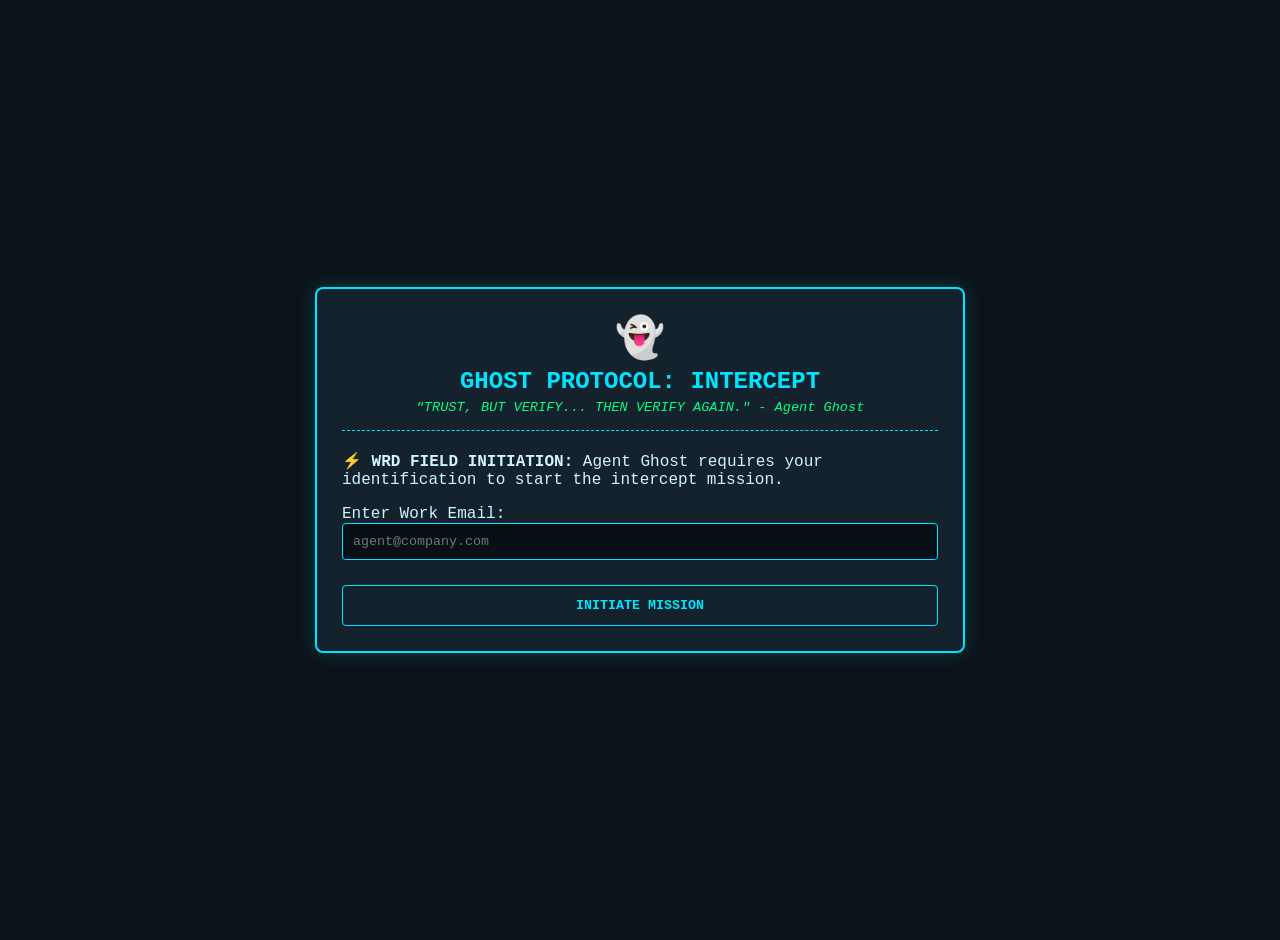
<file: Weekone.html>
<!DOCTYPE html>
<html lang="en">
<head>
  <meta charset="UTF-8">
  <meta name="viewport" content="width=device-width, initial-scale=1.0">
  <title>OPERATION: GHOST PROTOCOL | WRD Counter-Intelligence</title>
  <style>
    :root {
      --bg-color: #0b1319;
      --card-bg: #13222d;
      --accent-teal: #00e5ff;
      --ghost-green: #00ff88;
      --trap-red: #ff3b30;
      --text-color: #d1f4ff;
      --font-mono: 'Courier New', Courier, monospace;
    }

    body {
      background-color: var(--bg-color);
      color: var(--text-color);
      font-family: var(--font-mono);
      margin: 0;
      padding: 20px;
      display: flex;
      justify-content: center;
      align-items: center;
      min-height: 100vh;
    }

    .terminal-container {
      width: 100%;
      max-width: 650px;
      background: var(--card-bg);
      border: 2px solid var(--accent-teal);
      border-radius: 8px;
      box-shadow: 0 0 20px rgba(0, 229, 255, 0.2);
      padding: 25px;
      box-sizing: border-box;
      position: relative;
    }

    .header {
      border-bottom: 1px dashed var(--accent-teal);
      padding-bottom: 15px;
      margin-bottom: 20px;
      text-align: center;
    }

    .ghost-avatar {
      font-size: 2.5rem;
      margin-bottom: 5px;
    }

    .motto {
      color: var(--ghost-green);
      font-size: 0.85rem;
      font-style: italic;
    }

    .intercept-card {
      background: #081017;
      border: 1px solid #1e3a4e;
      border-left: 4px solid var(--accent-teal);
      padding: 15px;
      margin: 15px 0;
      border-radius: 4px;
    }

    .btn {
      background: transparent;
      border: 1px solid var(--accent-teal);
      color: var(--accent-teal);
      padding: 12px 20px;
      font-family: var(--font-mono);
      font-weight: bold;
      cursor: pointer;
      border-radius: 4px;
      transition: all 0.2s;
      width: 100%;
      margin-top: 10px;
    }

    .btn:hover {
      background: var(--accent-teal);
      color: var(--bg-color);
      box-shadow: 0 0 10px var(--accent-teal);
    }

    .btn-danger {
      border-color: var(--trap-red);
      color: var(--trap-red);
    }

    .btn-danger:hover {
      background: var(--trap-red);
      color: #fff;
      box-shadow: 0 0 10px var(--trap-red);
    }

    .btn-slack {
      border-color: #e01e5a;
      color: #e01e5a;
    }

    .btn-slack:hover {
      background: #e01e5a;
      color: #fff;
      box-shadow: 0 0 10px #e01e5a;
    }

    .input-field {
      width: 100%;
      padding: 10px;
      background: #081017;
      border: 1px solid var(--accent-teal);
      color: #fff;
      font-family: var(--font-mono);
      margin-bottom: 15px;
      box-sizing: border-box;
      border-radius: 4px;
    }

    .hud {
      display: flex;
      justify-content: space-between;
      margin-bottom: 15px;
      font-size: 0.9rem;
      color: var(--ghost-green);
    }

    .feedback {
      margin-top: 15px;
      padding: 10px;
      border-radius: 4px;
      font-size: 0.9rem;
      display: none;
    }

    .feedback-success { background: rgba(0, 255, 136, 0.15); border: 1px solid var(--ghost-green); }
    .feedback-fail { background: rgba(255, 59, 48, 0.15); border: 1px solid var(--trap-red); }

    .hidden { display: none; }
  </style>
</head>
<body>

<div class="terminal-container">
  <div class="header">
    <div class="ghost-avatar">👻</div>
    <h2 style="margin:5px 0; color: var(--accent-teal);">GHOST PROTOCOL: INTERCEPT</h2>
    <div class="motto">"TRUST, BUT VERIFY... THEN VERIFY AGAIN." - Agent Ghost</div>
  </div>

  <!-- SCREEN 1: LOGIN -->
  <div id="screen-login">
    <p>⚡ <strong>WRD FIELD INITIATION:</strong> Agent Ghost requires your identification to start the intercept mission.</p>
    <label for="agent-email">Enter Work Email:</label>
    <input type="email" id="agent-email" class="input-field" placeholder="agent@company.com" required>
    <button class="btn" onclick="startGame()">INITIATE MISSION</button>
  </div>

  <!-- SCREEN 2: GAMEPLAY -->
  <div id="screen-game" class="hidden">
    <div class="hud">
      <span>AGENT: <span id="hud-email"></span></span>
      <span>SCORE: <span id="hud-score">0</span> PTS</span>
    </div>
    
    <div id="intercept-box" class="intercept-card">
      <div style="color: #888; font-size: 0.8rem; margin-bottom: 5px;" id="intercept-type">INCOMING INTERCEPT</div>
      <div id="intercept-body" style="font-size: 0.95rem; line-height: 1.4;"></div>
    </div>

    <div id="action-buttons">
      <button class="btn" onclick="makeChoice(true)">🚩 REPORT & VERIFY (TRAP)</button>
      <button class="btn btn-danger" onclick="makeChoice(false)">🖱️ TRUST & CLICK (SAFE)</button>
    </div>

    <div id="feedback-box" class="feedback"></div>
    <button id="next-btn" class="btn hidden" onclick="nextIntercept()">NEXT INTERCEPT ➔</button>
  </div>

  <!-- SCREEN 3: RESULTS -->
  <div id="screen-results" class="hidden" style="text-align: center;">
    <h3 style="color: var(--ghost-green);">MISSION DEBRIEF COMPLETE</h3>
    <p>Final Score: <strong id="final-score" style="font-size: 1.5rem; color: var(--accent-teal);">0</strong> PTS</p>
    <p id="rank-badge" style="font-weight: bold; color: var(--ghost-green);"></p>
    <p style="font-size:0.85rem; color:#aaa;">Your score has been encrypted & submitted to the GRC Leaderboard.</p>

    <button class="btn btn-slack" onclick="copySlackShare()">💬 COPY SLACK BRAG MESSAGE</button>
    <p id="slack-copied" style="color: var(--ghost-green); font-size: 0.8rem; display:none;">Copied to clipboard! Paste it in Slack!</p>
  </div>
</div>

<script>
  // CONFIGURATION: Replace with your Google Apps Script Web App URL
  const GOOGLE_SCRIPT_URL = "YOUR_GOOGLE_APPS_SCRIPT_WEB_APP_URL";
  const GAME_URL = window.location.href;

  const intercepts = [
    {
      type: "📲 SMS INTERCEPT (Smishing)",
      body: "<strong>[IT-ALERT]:</strong> Critical VPN session expired. Login immediately within 15 mins to maintain access: <u>https://company-sso-portal.net/verify</u>",
      isTrap: true,
      reason: "TRAP! Creates artificial urgency and links to an external domain (.net instead of company domain)."
    },
    {
      type: "📧 EMAIL INTERCEPT (Internal)",
      body: "<strong>From:</strong> HR Team &lt;hr@company.com&gt;<br><strong>Subject:</strong> 2026 Open Enrollment Update<br>Team, please review the uploaded policy document in our shared SharePoint site.",
      isTrap: false,
      reason: "SAFE! Comes from an internal address and directs you to standard internal shared storage without suspicious external links."
    },
    {
      type: "📧 EMAIL INTERCEPT (Whaling / Executive Pretexting)",
      body: "<strong>From:</strong> CEO &lt;exec-office-direct@gmail.com&gt;<br><strong>Subject:</strong> URGENT: Wire Transfer<br>I'm stuck in a board meeting. Need you to process a quick vendor wire gift card payment right now. Keep this quiet.",
      isTrap: true,
      reason: "TRAP! Executive impersonation sent from a personal Gmail account requesting urgent, secret financial transactions."
    },
    {
      type: "📲 SMS INTERCEPT (Smishing)",
      body: "<strong>[UPS Delivery]:</strong> Package delivery blocked due to missing house number. Update info here: <u>bit.ly/3x9Z_ups</u>",
      isTrap: true,
      reason: "TRAP! Classic smishing using shortened links to harvest personal details."
    }
  ];

  let currentIdx = 0;
  let score = 0;
  let userEmail = "";

  function startGame() {
    const input = document.getElementById('agent-email').value;
    if (!input || !input.includes('@')) {
      alert('Please enter a valid work email.');
      return;
    }
    userEmail = input;
    document.getElementById('hud-email').innerText = userEmail.split('@')[0];
    document.getElementById('screen-login').classList.add('hidden');
    document.getElementById('screen-game').classList.remove('hidden');
    loadIntercept();
  }

  function loadIntercept() {
    const data = intercepts[currentIdx];
    document.getElementById('intercept-type').innerText = data.type;
    document.getElementById('intercept-body').innerHTML = data.body;
    document.getElementById('action-buttons').classList.remove('hidden');
    document.getElementById('feedback-box').style.display = 'none';
    document.getElementById('next-btn').classList.add('hidden');
  }

  function makeChoice(userSaidTrap) {
    const data = intercepts[currentIdx];
    const isCorrect = (userSaidTrap === data.isTrap);
    const feedbackBox = document.getElementById('feedback-box');

    if (isCorrect) {
      score += 100;
      feedbackBox.className = "feedback feedback-success";
      feedbackBox.innerHTML = "<strong>✅ INTEL CORRECT!</strong> " + data.reason;
    } else {
      feedbackBox.className = "feedback feedback-fail";
      feedbackBox.innerHTML = "<strong>❌ BITTEN BY THE TRAP!</strong> " + data.reason;
    }

    document.getElementById('hud-score').innerText = score;
    document.getElementById('action-buttons').classList.add('hidden');
    feedbackBox.style.display = 'block';
    document.getElementById('next-btn').classList.remove('hidden');
  }

  function nextIntercept() {
    currentIdx++;
    if (currentIdx < intercepts.length) {
      loadIntercept();
    } else {
      endGame();
    }
  }

  function endGame() {
    document.getElementById('screen-game').classList.add('hidden');
    document.getElementById('screen-results').classList.remove('hidden');
    document.getElementById('final-score').innerText = score;

    let rank = "Field Trainee";
    if (score >= 400) rank = "Ghost-Level Counter-Intel Operative 🕵️‍♂️";
    else if (score >= 200) rank = "Vigilant Agent 🛡️";
    document.getElementById('rank-badge').innerText = "RANK: " + rank;

    // Send data to Google Sheets Apps Script
    if (GOOGLE_SCRIPT_URL && GOOGLE_SCRIPT_URL !== "https://script.google.com/a/macros/coupa.com/s/AKfycbyhIEkvNZAOY6Pm9RZ4LZWp9y8LzPEQXDGXJvBLwCU6tii0zBNzIVb82UsBjpLiIWDA2g/exec") {
      fetch(GOOGLE_SCRIPT_URL, {
        method: 'POST',
        mode: 'no-cors',
        headers: { 'Content-Type': 'application/json' },
        body: JSON.stringify({ email: userEmail, score: score })
      });
    }
  }

  function copySlackShare() {
    const text = `🕵️ *OPERATION GHOST PROTOCOL COMPLETED*\nI scored *${score}/400 PTS* on Week 1's Counter-Intel Game! Can you beat my score, Agents?\n👉 Play here: ${GAME_URL}`;
    navigator.clipboard.writeText(text).then(() => {
      document.getElementById('slack-copied').style.display = 'block';
    });
  }
</script>

</body>
</html>
</file>
<file: arcade.css>
/* ============================================================
   CYBER ARCADE — shared styles
   Colors, type and gradients per Coupa Brand Guidelines v1.0
   ============================================================ */

@import url('https://fonts.googleapis.com/css2?family=Poppins:ital,wght@0,300;0,400;0,500;0,600;0,700;1,400&display=swap');

:root{
  --navy:#081D4D;
  --royal:#1565C0;
  --white:#FFFFFF;
  --robin:#5FD6FF;
  --pistachio:#96EAAA;
  --lilac:#B5A4FC;
  --midnight:#1C1F2A;
  --neutral:#D9D9D6;

  --grad-primary:linear-gradient(90deg,#5FD6FF 0%,#1565C0 100%);
  --grad-secondary:linear-gradient(90deg,#96EAAA 0%,#5FD6FF 100%);
  --grad-accent:linear-gradient(90deg,#5FD6FF 0%,#B5A4FC 100%);

  --font:'Poppins','Aptos',system-ui,-apple-system,'Segoe UI',sans-serif;

  --panel:#0C2559;
  --panel-2:#102E68;
  --line:rgba(95,214,255,.22);
  --line-strong:rgba(95,214,255,.45);
  --dim:rgba(255,255,255,.62);
  --dimmer:rgba(255,255,255,.38);
  --radius:14px;
}

*{box-sizing:border-box;margin:0;padding:0}
html,body{height:100%}
body{
  font-family:var(--font);
  background:var(--navy);
  color:var(--white);
  font-size:16px;line-height:24px;
  -webkit-font-smoothing:antialiased;
  overflow-x:hidden;
}
body::before{
  content:'';position:fixed;inset:0;z-index:0;pointer-events:none;
  background-image:linear-gradient(rgba(95,214,255,.05) 1px,transparent 1px),
                   linear-gradient(90deg,rgba(95,214,255,.05) 1px,transparent 1px);
  background-size:44px 44px;
  mask-image:radial-gradient(ellipse 90% 70% at 50% 0%,#000 20%,transparent 78%);
  -webkit-mask-image:radial-gradient(ellipse 90% 70% at 50% 0%,#000 20%,transparent 78%);
}
.wrap{position:relative;z-index:1;max-width:1080px;margin:0 auto;padding:22px 20px 72px}

/* ---------------- type ---------------- */
h1{font-size:48px;line-height:56px;font-weight:400}
h2{font-size:39px;line-height:46px;font-weight:400}
h3{font-size:31px;line-height:38px;font-weight:400}
h4{font-size:25px;line-height:32px;font-weight:500}
h6{font-size:16px;font-weight:500}
.eyebrow{
  font-size:12px;font-weight:600;letter-spacing:.16em;text-transform:uppercase;
  color:var(--robin);
}
.lead{font-size:20px;line-height:30px;color:var(--dim)}
.mono{font-family:ui-monospace,'SF Mono',Menlo,Consolas,monospace}
.tm{font-size:.5em;vertical-align:super}

/* ---------------- top bar ---------------- */
.topbar{
  display:flex;align-items:center;justify-content:space-between;gap:16px;
  padding-bottom:16px;margin-bottom:22px;border-bottom:1px solid var(--line);
  flex-wrap:wrap;
}
.brandmark{display:flex;align-items:center;gap:11px;text-decoration:none;color:var(--white)}
.brandmark .dot{
  width:30px;height:30px;border-radius:9px;background:var(--grad-primary);
  display:grid;place-items:center;font-size:15px;flex:none;
}
.brandmark b{font-weight:600;font-size:15px;letter-spacing:.02em}
.brandmark span{color:var(--dimmer);font-size:12px;display:block;line-height:14px;font-weight:400}
.topbar-tools{display:flex;align-items:center;gap:8px}

/* ---------------- buttons ---------------- */
.btn{
  font-family:var(--font);font-size:16px;font-weight:500;
  border:0;border-radius:10px;padding:13px 24px;cursor:pointer;text-decoration:none;
  background:var(--royal);color:var(--white);
  transition:transform .12s ease,filter .18s ease,box-shadow .18s ease;
  display:inline-flex;align-items:center;justify-content:center;gap:9px;
}
.btn:hover:not(:disabled){transform:translateY(-2px);box-shadow:0 8px 24px rgba(21,101,192,.5)}
.btn:active:not(:disabled){transform:translateY(0)}
.btn:disabled{opacity:.42;cursor:not-allowed}
.btn.primary{background:var(--grad-primary);color:var(--navy);font-weight:600}
.btn.primary:hover:not(:disabled){box-shadow:0 10px 30px rgba(95,214,255,.45)}
.btn.ghost{background:transparent;border:1px solid var(--line-strong);color:var(--white)}
.btn.ghost:hover:not(:disabled){background:rgba(95,214,255,.1);box-shadow:none}
.btn.lg{padding:17px 40px;font-size:20px}
.btn.sm{padding:9px 16px;font-size:14px;border-radius:8px}
.btn.block{width:100%}
.icon-btn{
  background:transparent;border:1px solid var(--line);color:var(--dim);
  width:38px;height:38px;border-radius:10px;cursor:pointer;font-size:15px;
  display:grid;place-items:center;transition:.15s;font-family:var(--font);
}
.icon-btn:hover{border-color:var(--line-strong);color:var(--white)}

/* ---------------- panels ---------------- */
.panel{
  background:var(--panel);border:1px solid var(--line);border-radius:var(--radius);
  padding:26px;
}
.panel.tight{padding:18px}
.stack{display:grid;gap:16px}
.row{display:flex;gap:12px;flex-wrap:wrap}
.center{text-align:center}
.hidden{display:none !important}

/* ---------------- HUD ---------------- */
.hud{
  display:grid;grid-template-columns:repeat(4,1fr);gap:10px;margin-bottom:18px;
}
.hud .cell{
  background:var(--panel);border:1px solid var(--line);border-radius:11px;
  padding:11px 14px;
}
.hud .k{font-size:10px;font-weight:600;letter-spacing:.14em;text-transform:uppercase;color:var(--dimmer)}
.hud .v{font-size:25px;font-weight:600;line-height:32px}
.hud .v.robin{color:var(--robin)}
.hud .v.good{color:var(--pistachio)}
@media(max-width:640px){.hud{grid-template-columns:repeat(2,1fr)}}

.timerbar{height:5px;border-radius:99px;background:rgba(255,255,255,.1);overflow:hidden;margin-bottom:18px}
.timerbar i{display:block;height:100%;width:100%;background:var(--grad-primary);transition:width .1s linear}
.timerbar.warn i{background:var(--robin)}
.timerbar.crit i{background:var(--white)}

.progdots{display:flex;gap:6px;justify-content:center;margin:14px 0 0}
.progdots i{width:9px;height:9px;border-radius:99px;background:rgba(255,255,255,.16)}
.progdots i.on{background:var(--robin)}
.progdots i.now{background:var(--white);transform:scale(1.35)}

/* ---------------- forms ---------------- */
label.fl{display:block;font-size:12px;font-weight:600;letter-spacing:.1em;
  text-transform:uppercase;color:var(--dimmer);margin-bottom:7px}
input[type=text],input[type=email],input[type=password],select{
  width:100%;font-family:var(--font);font-size:16px;
  background:rgba(255,255,255,.06);border:1px solid var(--line);
  color:var(--white);border-radius:10px;padding:13px 15px;outline:none;
}
input:focus,select:focus{border-color:var(--robin);background:rgba(255,255,255,.09)}
input::placeholder{color:var(--dimmer)}
select option{background:var(--navy);color:var(--white)}
.err{color:var(--robin);font-size:14px;margin-top:8px;font-weight:500}

/* ---------------- feedback ---------------- */
.verdict{border-radius:var(--radius);padding:20px 22px;border:1px solid;animation:pop .28s ease}
.verdict.ok{background:rgba(150,234,170,.1);border-color:rgba(150,234,170,.5)}
.verdict.no{background:rgba(95,214,255,.09);border-color:rgba(95,214,255,.5)}
.verdict .vh{display:flex;align-items:center;gap:10px;font-size:20px;font-weight:600;margin-bottom:9px}
.verdict.ok .vh{color:var(--pistachio)}
.verdict.no .vh{color:var(--robin)}
.verdict p{color:rgba(255,255,255,.86)}
.verdict .why{margin-top:12px;padding-top:12px;border-top:1px solid rgba(255,255,255,.14);
  font-size:14px;line-height:22px;color:var(--dim)}

.chip{
  display:inline-flex;align-items:center;gap:6px;font-size:12px;font-weight:600;
  padding:5px 11px;border-radius:99px;background:rgba(95,214,255,.14);
  color:var(--robin);border:1px solid rgba(95,214,255,.3);letter-spacing:.04em;
}
.chip.good{background:rgba(150,234,170,.14);color:var(--pistachio);border-color:rgba(150,234,170,.32)}
.chip.flat{background:rgba(255,255,255,.08);color:var(--dim);border-color:rgba(255,255,255,.15)}

.toast{
  position:fixed;left:50%;bottom:26px;transform:translateX(-50%);
  background:var(--panel-2);border:1px solid var(--line-strong);
  padding:12px 20px;border-radius:11px;z-index:90;font-weight:500;
  animation:pop .25s ease;box-shadow:0 12px 40px rgba(0,0,0,.45);
}
.float{
  position:absolute;font-weight:700;font-size:22px;pointer-events:none;
  animation:floatup .95s ease-out forwards;z-index:60;
}
@keyframes floatup{to{transform:translateY(-58px);opacity:0}}
@keyframes pop{from{transform:scale(.94);opacity:0}to{transform:scale(1);opacity:1}}
@keyframes shake{10%,90%{transform:translateX(-2px)}30%,70%{transform:translateX(4px)}50%{transform:translateX(-4px)}}
.shake{animation:shake .4s}
@keyframes fadein{from{opacity:0;transform:translateY(10px)}to{opacity:1;transform:none}}
.fadein{animation:fadein .35s ease}
@keyframes pulse{50%{opacity:.45}}
.pulse{animation:pulse 1.2s infinite}

/* ---------------- results ---------------- */
.scoreboard{text-align:center;padding:34px 26px}
.bigscore{font-size:68px;line-height:74px;font-weight:600;
  background:var(--grad-primary);-webkit-background-clip:text;background-clip:text;
  -webkit-text-fill-color:transparent}
.rankname{font-size:31px;font-weight:500;margin-top:4px}
.breakdown{display:grid;grid-template-columns:repeat(3,1fr);gap:10px;margin-top:24px}
.breakdown .b{background:rgba(255,255,255,.05);border-radius:11px;padding:14px}
.breakdown .b .k{font-size:10px;letter-spacing:.12em;text-transform:uppercase;color:var(--dimmer);font-weight:600}
.breakdown .b .v{font-size:25px;font-weight:600;color:var(--robin)}
@media(max-width:560px){.breakdown{grid-template-columns:1fr 1fr}.bigscore{font-size:52px;line-height:58px}h1{font-size:34px;line-height:42px}h2{font-size:28px;line-height:36px}h3{font-size:24px;line-height:31px}}

.codebox{
  margin-top:22px;background:rgba(95,214,255,.08);border:1px dashed var(--line-strong);
  border-radius:11px;padding:16px;
}
.codebox .c{font-size:25px;font-weight:600;letter-spacing:.08em;color:var(--robin);word-break:break-all}

table.lb{width:100%;border-collapse:collapse;font-size:15px;margin-top:6px}
table.lb th{background:var(--royal);color:var(--white);font-weight:700;text-align:left;
  padding:11px 14px;font-size:13px;letter-spacing:.04em}
table.lb th:first-child{border-radius:8px 0 0 8px}
table.lb th:last-child{border-radius:0 8px 8px 0;text-align:right}
table.lb td{padding:11px 14px;color:rgba(255,255,255,.9)}
table.lb td:last-child{text-align:right;font-weight:600}
table.lb tr.odd td{background:rgba(255,255,255,.05)}
table.lb tr.me td{background:rgba(95,214,255,.14);color:var(--white)}
table.lb .pos{color:var(--dimmer);font-weight:600;width:38px}

.reviewitem{border-left:3px solid var(--line-strong);padding:2px 0 2px 15px;margin-bottom:15px}
.reviewitem.ok{border-color:var(--pistachio)}
.reviewitem .q{font-weight:500;margin-bottom:3px}
.reviewitem .a{font-size:14px;line-height:22px;color:var(--dim)}

footer.foot{margin-top:44px;padding-top:20px;border-top:1px solid var(--line);
  color:var(--dimmer);font-size:13px;display:flex;justify-content:space-between;gap:14px;flex-wrap:wrap}
a{color:var(--robin)}

/* ============================================================
   HIDE ALL LEADERBOARD UI & BUTTONS
   ============================================================ */

/* 1. Hide the leaderboard card on index.html */
#leaderboard,

/* 2. Hide the leaderboard panel on the results screen */
#lbMount,
.panel:has(#lbMount),

/* 3. Hide all 'Leaderboard' navigation buttons in hero and topbar */
a[href*="leaderboard"] {
  display: none !important;
}

/* 4. Stretch 'How it works' to full width */
.two {
  grid-template-columns: 1fr !important;
}
```[cite: 2, 3]

---

### Step 2: Force Clear Your Browser Cache

Mac browsers heavily cache `.css` files[cite: 2]. After saving `arcade.css`:

* **Safari / Chrome / Firefox on Mac**: Press **`Cmd + Shift + R`** (or hold **`Shift`** and click the browser's Reload button) while viewing `index.html`[cite: 3].

---

### Step 3: Optional Clean Code Removal

If you'd rather permanently strip the code instead of hiding it via CSS:

1. **In `index.html`**:
   * Delete `<a class="btn ghost lg" href="#leaderboard">Leaderboard</a>` from the hero area[cite: 3].
   * Delete `<div class="panel" id="leaderboard">...</div>`[cite: 3].
2. **In `arcade.js`**:
   * Search for `Program leaderboard` near line 200 and delete the surrounding `<div class="panel fadein">` block[cite: 1].
</file>
